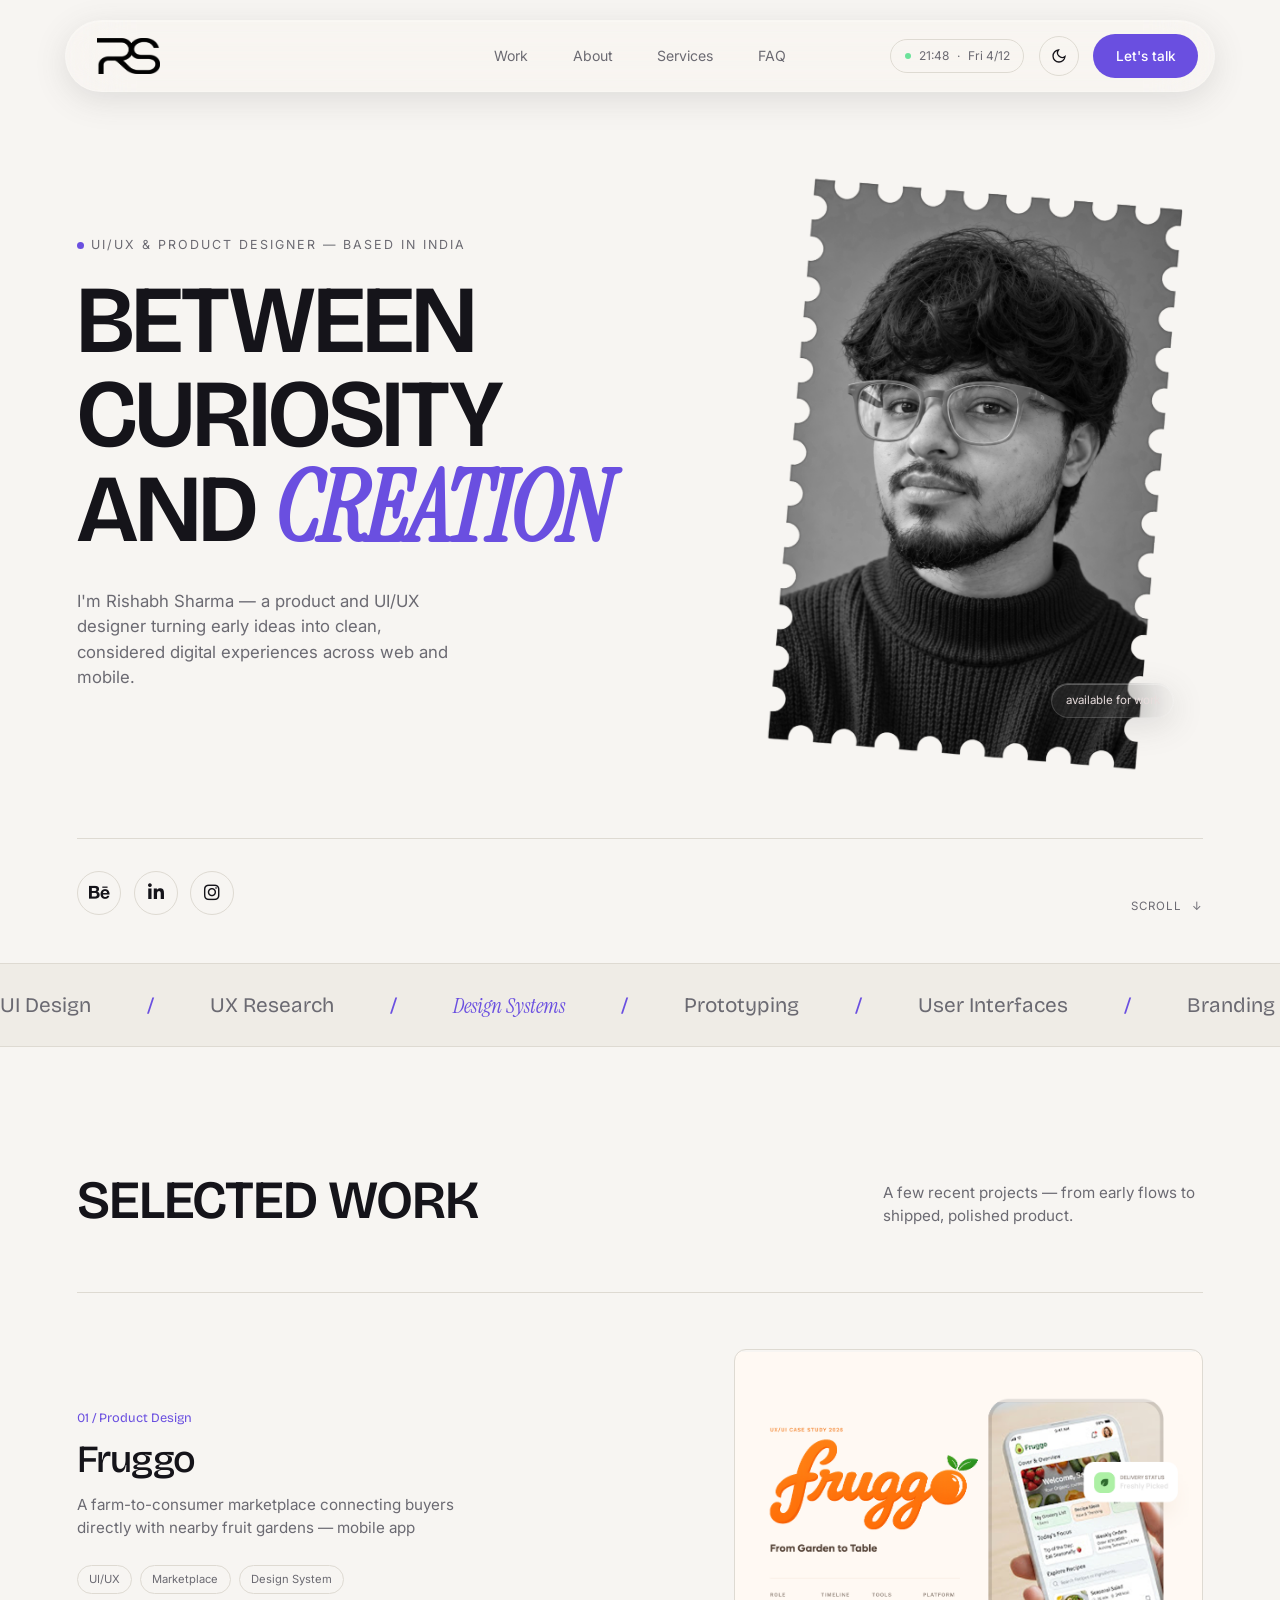
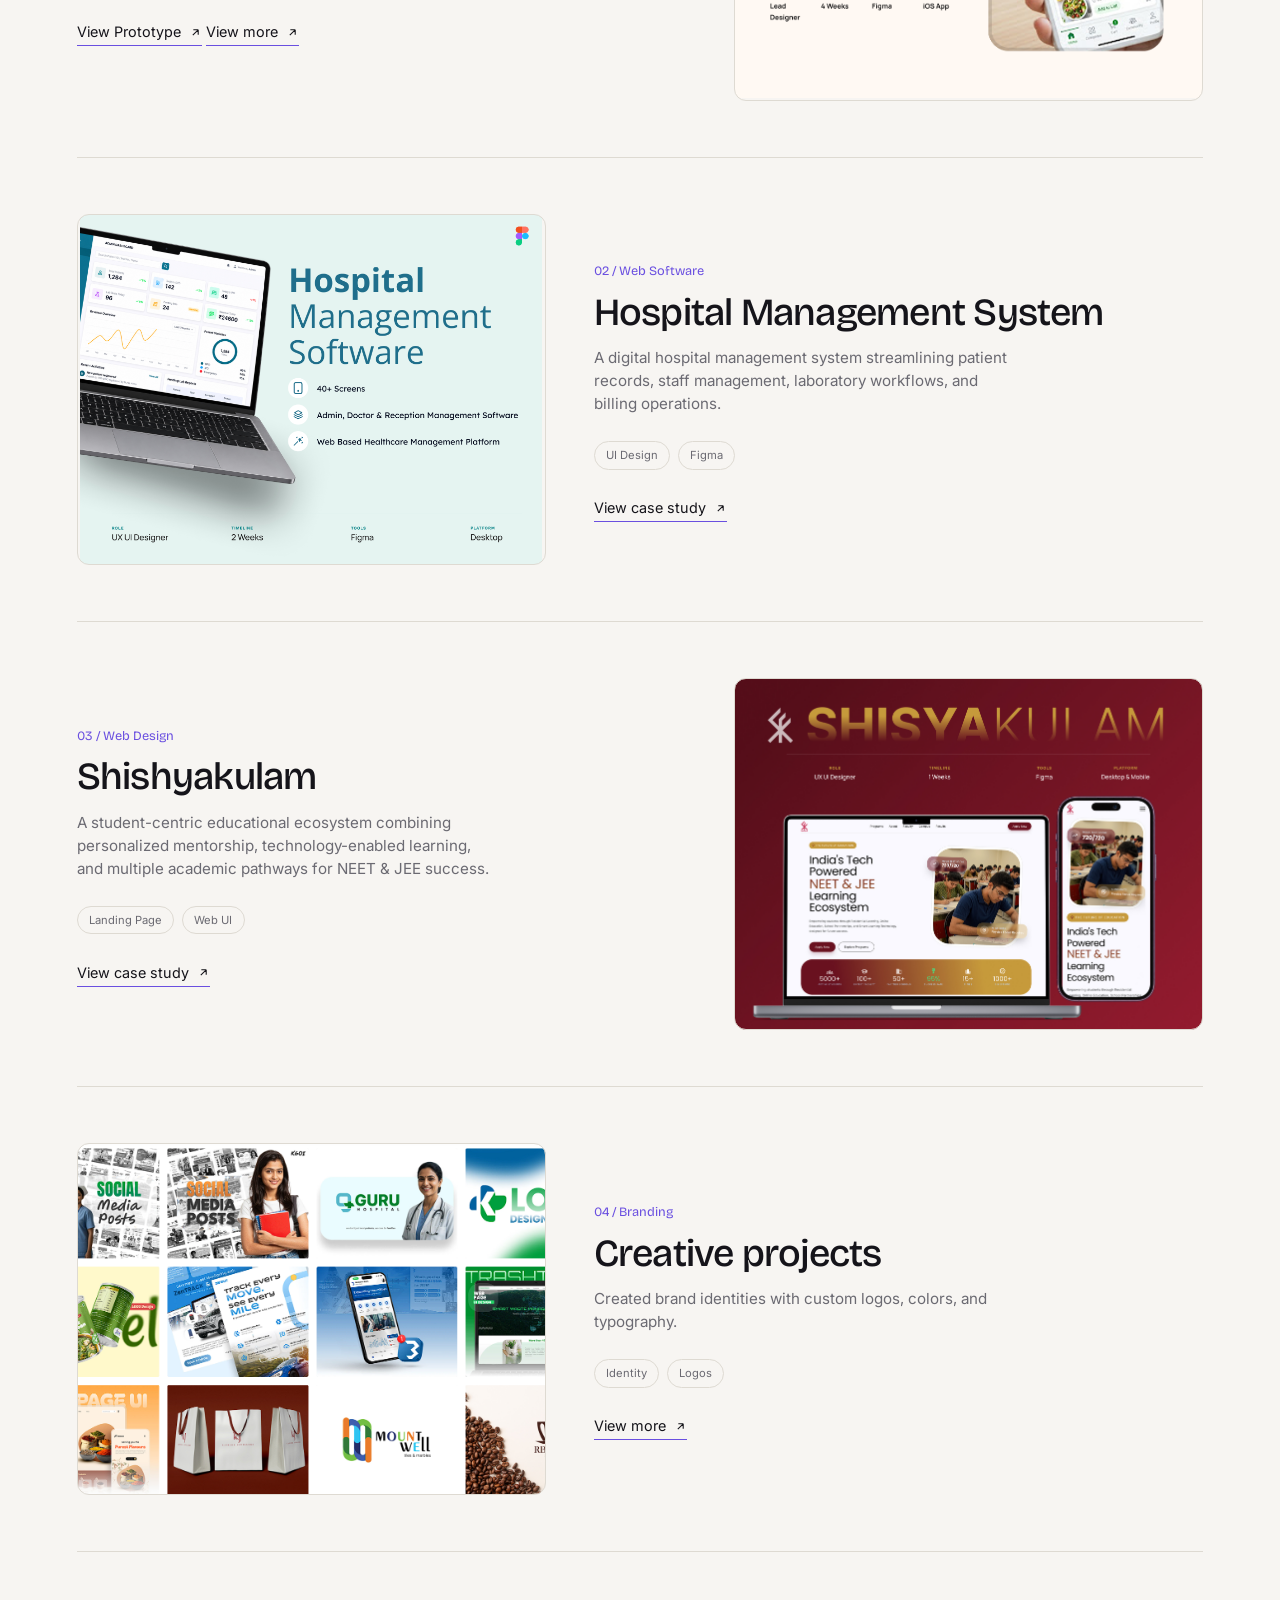
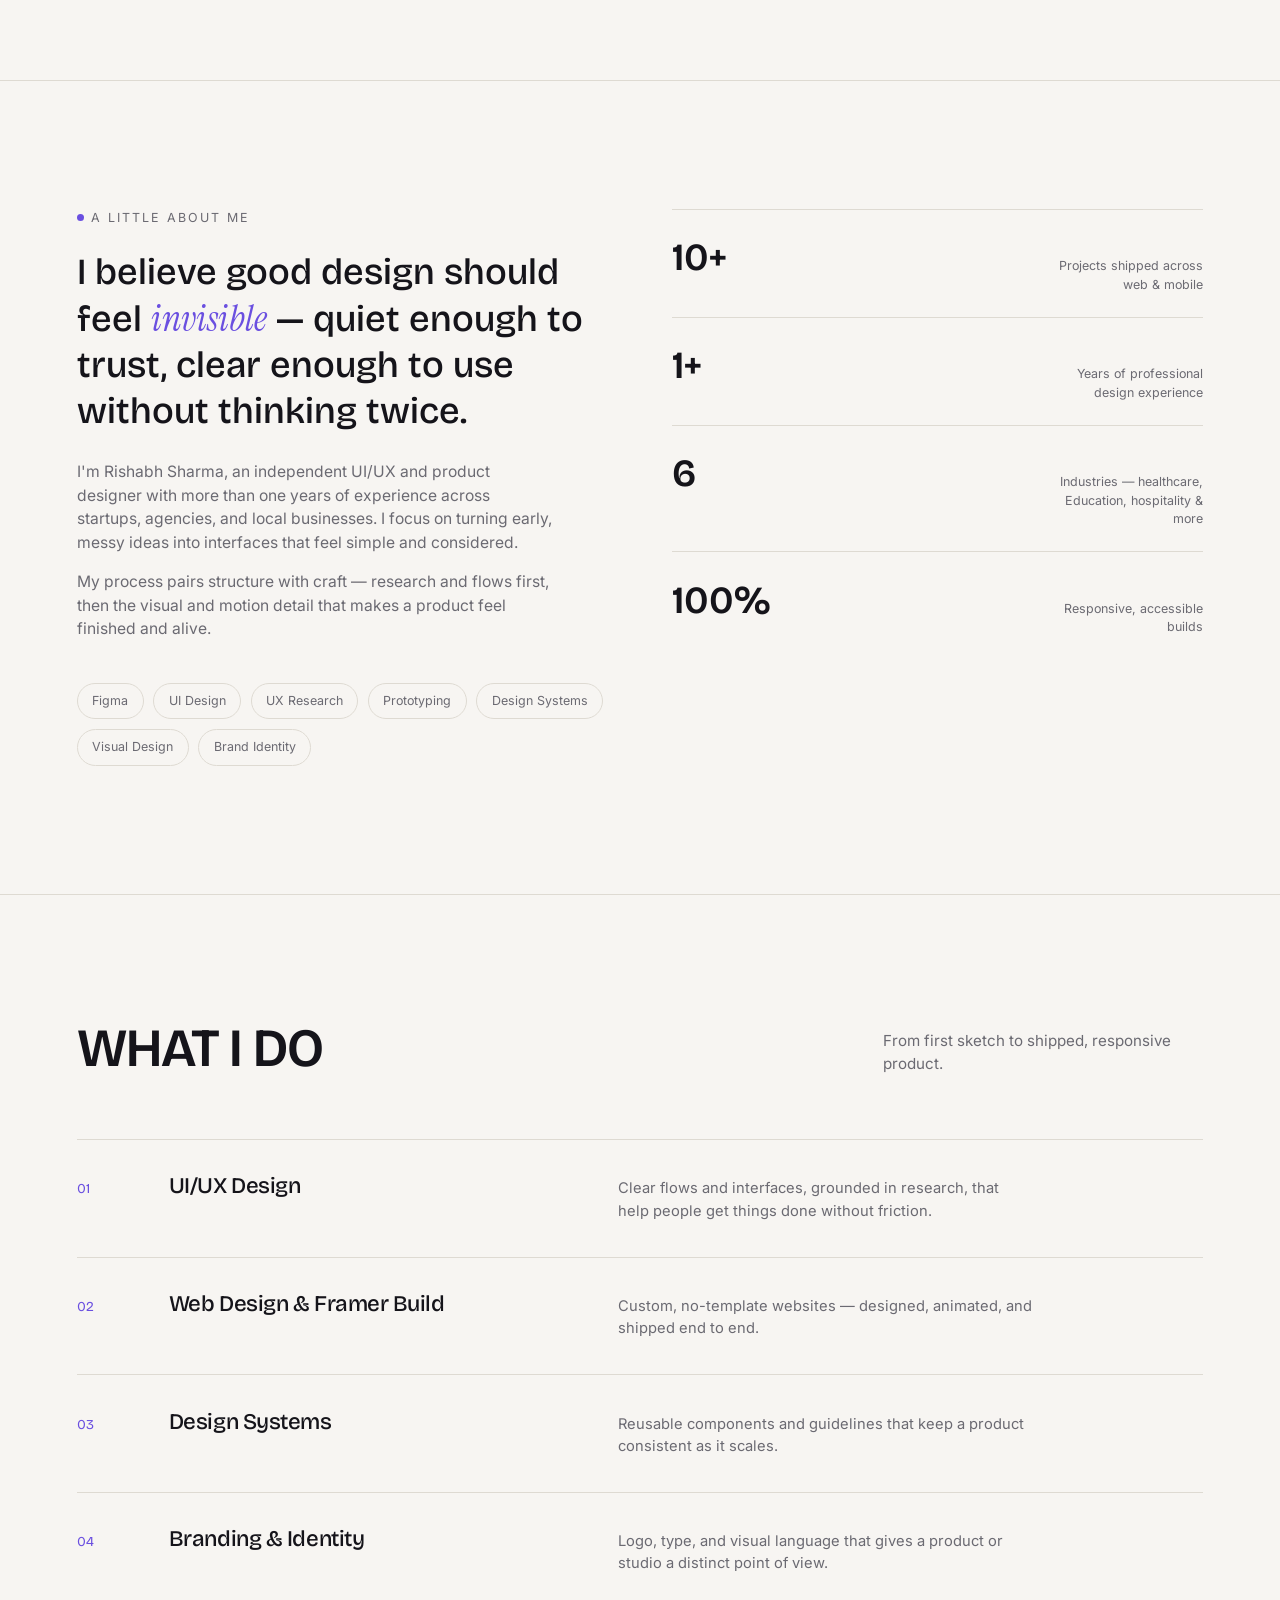
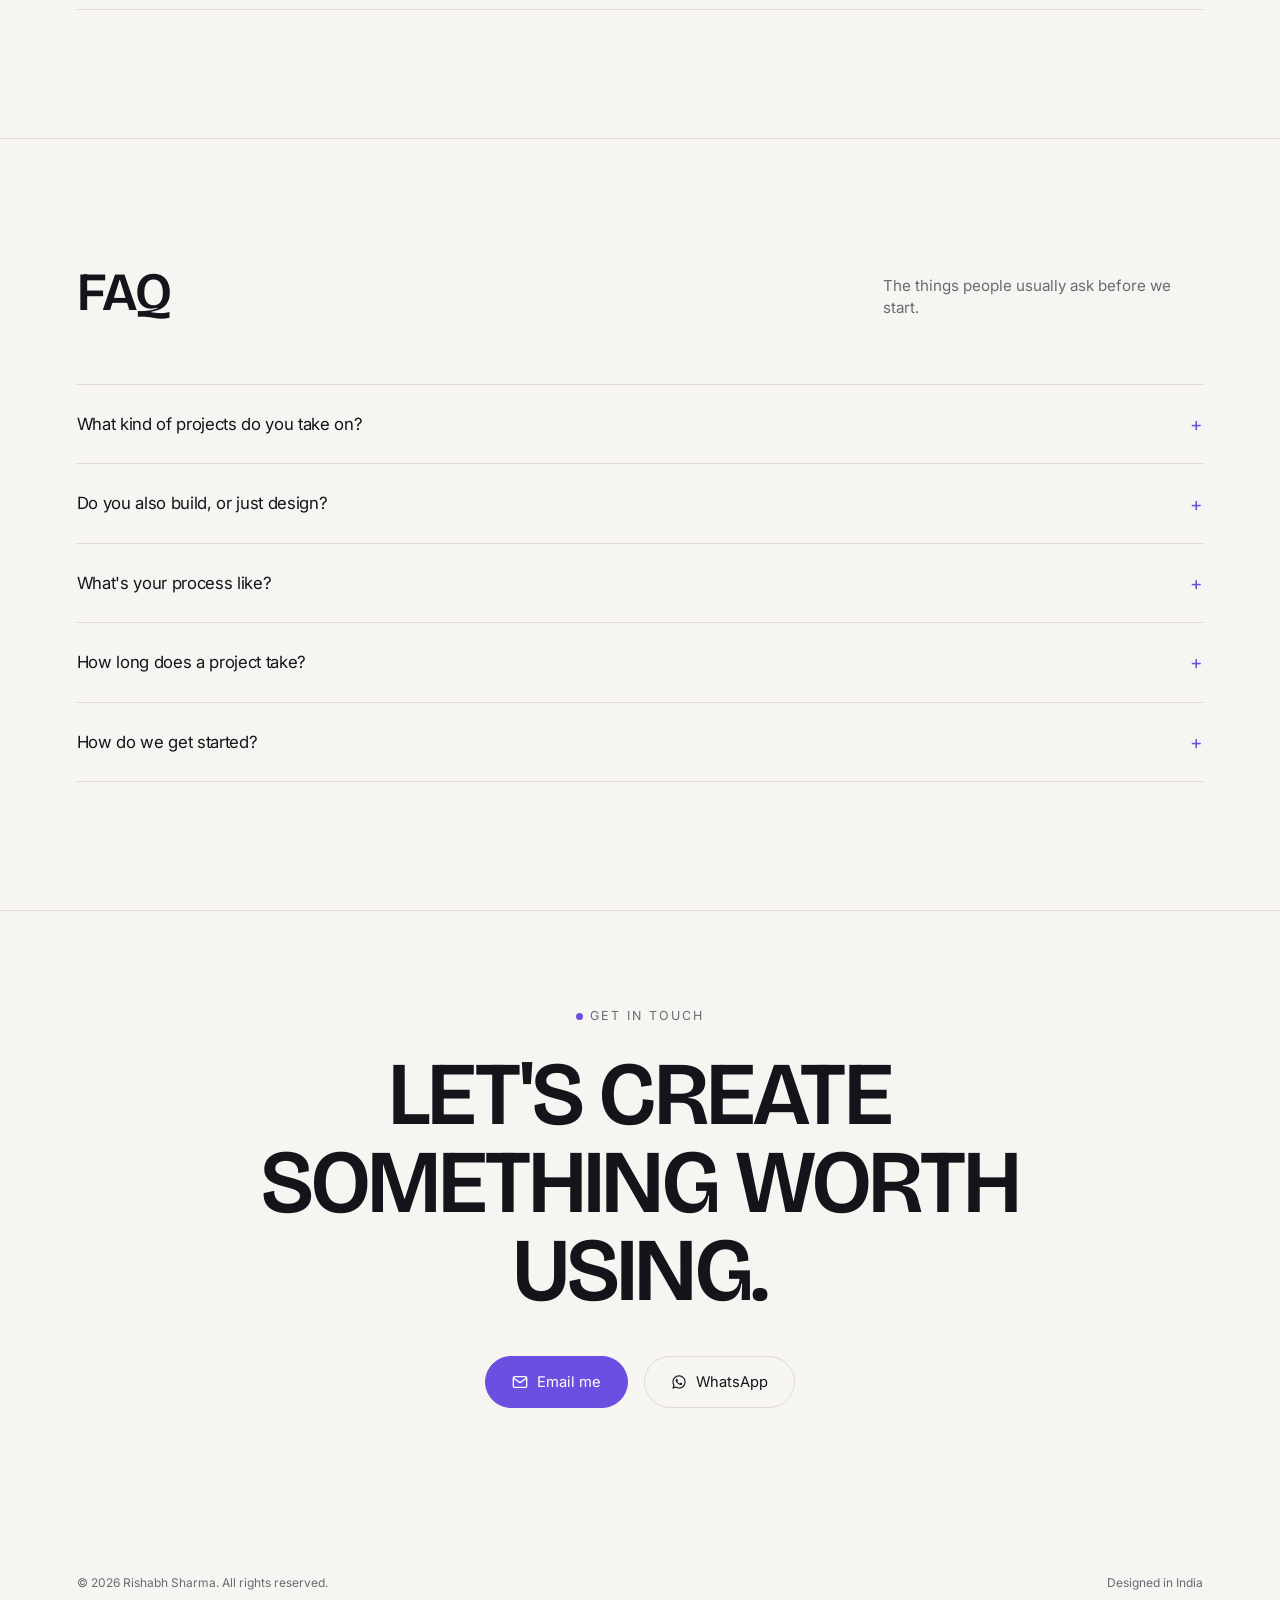
<file: index.html>
<!doctype html>
<html lang="en">
  <head>
    <meta charset="UTF-8" />
    <meta name="viewport" content="width=device-width, initial-scale=1.0" />
    <title>Rishabh Sharma — UI/UX & Product Designer</title>
    <meta
      name="description"
      content="[Your Name] — a UI/UX and product designer creating interfaces that feel considered, fast, and human."
    />

    <link rel="preconnect" href="https://fonts.googleapis.com" />
    <link rel="preconnect" href="https://fonts.gstatic.com" crossorigin />
    <link
rel="stylesheet"
href="https://cdnjs.cloudflare.com/ajax/libs/font-awesome/6.7.2/css/all.min.css">
    <link
      href="https://fonts.googleapis.com/css2?family=Bricolage+Grotesque:opsz,wght@12..96,300;12..96,400;12..96,500;12..96,600;12..96,700;12..96,800&family=Instrument+Serif:ital@0;1&family=Inter:wght@400;500;600&display=swap"
      rel="stylesheet"
    />

    <link rel="stylesheet" href="style.css" />
    
  <body>
    <div class="scroll-progress" id="scrollProgress"></div>

    <header>
      <nav class="wrap">
        <a href="#top" class="logo">
  <img src="RS_black.png" alt="logo" class="logo-light">
  <img src="RS_white.png" alt="logo" class="logo-dark">
</a>
        <div class="nav-links">
          <a href="#work">Work</a>
          <a href="#about">About</a>
          <a href="#services">Services</a>
          <a href="#faq">FAQ</a>
        </div>
        <div class="nav-right">
          <div class="clock-badge">
            <span class="dot"></span><span id="clock">--:--</span> ·
            <span id="daylabel">—</span>
          </div>
          <button
            class="theme-toggle"
            id="themeToggle"
            aria-label="Toggle light and dark theme"
          >
            <svg
              class="icon-sun"
              viewBox="0 0 24 24"
              fill="none"
              stroke="currentColor"
              stroke-width="2"
            >
              <path d="M21 12.79A9 9 0 1111.21 3 7 7 0 0021 12.79z" />
            </svg>
            <svg
              class="icon-moon"
              viewBox="0 0 24 24"
              fill="none"
              stroke="currentColor"
              stroke-width="2"
            >
              <circle cx="12" cy="12" r="4" />
              <path
                d="M12 2v2M12 20v2M4.93 4.93l1.41 1.41M17.66 17.66l1.41 1.41M2 12h2M20 12h2M6.34 17.66l-1.41 1.41M19.07 4.93l-1.41 1.41"
              />
            </svg>
          </button>
          <button
  class="nav-toggle"
  id="navToggle"
  aria-label="Open Menu"
>
  <span></span>
  <span></span>
  <span></span>
</button>
          <a href="#contact" class="nav-cta">Let's talk</a>
        </div>
      </nav>
    </header>
<div class="mobile-menu" id="mobileMenu">
  <a href="#work">Work</a>
  <a href="#about">About</a>
  <a href="#services">Services</a>
  <a href="#faq">FAQ</a>

  <a href="#contact" class="mobile-cta">
    Let's talk
  </a>
</div>
    <main>
      <!-- HERO -->
      <section class="hero" id="top">
        <div class="wrap">
          <div class="hero-top">
            <div>
              <p class="eyebrow reveal in">
                UI/UX &amp; Product Designer — Based in India
              </p>
              <h1 style="margin-top: 1.2rem">
                <span class="line">Between Curiosity</span>
                <span class="line">and <em>Creation</em></span>
              </h1>
              <p class="hero-sub reveal in">
                I'm Rishabh Sharma — a product and UI/UX designer turning early
                ideas into clean, considered digital experiences across web and
                mobile.
              </p>
            </div>
            <div class="hero-portrait reveal in">
              <span class="hero-tag">available for work</span>
            </div>
          </div>

          <div class="hero-bottom">
            
            <div class="hero-socials">

  <a href="https://www.behance.net/rishabhbhardwaj7">
    <i class="fa-brands fa-behance"></i>
  </a>

  <a href="https://www.linkedin.com/in/rishab-sharma-in/">
    <i class="fa-brands fa-linkedin-in"></i>
  </a>

  <a href="https://www.instagram.com/riishuverse/?__d=1impressum">
    <i class="fa-brands fa-instagram"></i>
  </a>

</div>
            <div class="scroll-cue">Scroll <span class="arrow">↓</span></div>
          </div>
        </div>
      </section>

      <!-- MARQUEE -->
      <div class="marquee-wrap">
        <div class="marquee-track">
          <span
            >UI Design <span class="sep">/</span> UX Research
            <span class="sep">/</span> <em>Design Systems</em>
            <span class="sep">/</span> Prototyping
            <span class="sep">/</span> User Interfaces
            <span class="sep">/</span> Branding <span class="sep">/</span></span
          >
          <span
            >UI Design <span class="sep">/</span> UX Research
            <span class="sep">/</span> <em>Design Systems</em>
            <span class="sep">/</span> Prototyping
            <span class="sep">/</span> User Interfaces
            <span class="sep">/</span> Branding <span class="sep">/</span></span
          >
        </div>
      </div>

      <!-- WORK -->
      <section class="section" id="work">
        <div class="wrap">
          <div class="section-head reveal">
            <h2>Selected Work</h2>
            <p>
              A few recent projects — from early flows to shipped, polished
              product.
            </p>
          </div>

          <div class="work-item reveal-left">
            <div class="work-media1"></div>
            <div class="work-info">
              <span class="idx">01 / Product Design</span>
              <h3>Fruggo</h3>
              <p>
                A farm-to-consumer marketplace connecting buyers directly with
                nearby fruit gardens — mobile app
              </p>
              <div class="work-tags">
                <span>UI/UX</span><span>Marketplace</span
                ><span>Design System</span>
              </div>
              <a class="work-link" href="https://www.figma.com/proto/lBKmf9HCR30NzqvfGy1e73/fruggo?page-id=144%3A39&node-id=145-30&viewport=933%2C1078%2C0.21&t=t7YJ0JTYUvkv2ctE-1&scaling=scale-down&content-scaling=fixed&starting-point-node-id=145%3A30"
                >View Prototype
                <svg
                  viewBox="0 0 24 24"
                  fill="none"
                  stroke="currentColor"
                  stroke-width="2"
                >
                  <path d="M7 17L17 7M17 7H8M17 7V16" />
                </svg>
              </a>
              <a class="work-link" href="https://www.figma.com/design/lBKmf9HCR30NzqvfGy1e73/fruggo?node-id=144-39&t=Qd1WKPOySYTsjUM1-1"
                >View more
                <svg
                  viewBox="0 0 24 24"
                  fill="none"
                  stroke="currentColor"
                  stroke-width="2"
                >
                  <path d="M7 17L17 7M17 7H8M17 7V16" />
                </svg>
              </a>
            </div>
          </div>

          <div class="work-item reveal-right">
            <div class="work-media2"></div>
            <div class="work-info">
              <span class="idx">02 / Web Software</span>
              <h3>Hospital Management System</h3>
              <p>
                A digital hospital management system streamlining patient records, staff management, laboratory workflows, and billing operations.
              </p>
              <div class="work-tags">
                <span>UI Design</span><span>Figma</span>
              </div>
              <a class="work-link" href="https://www.behance.net/gallery/255637361/Hospital-Managment-System-Software-UX-UI-Case-Study"
                >View case study
                <svg
                  viewBox="0 0 24 24"
                  fill="none"
                  stroke="currentColor"
                  stroke-width="2"
                >
                  <path d="M7 17L17 7M17 7H8M17 7V16" />
                </svg>
              </a>
            </div>
          </div>

          <div class="work-item reveal-left">
            <div class="work-media3"></div>
            <div class="work-info">
              <span class="idx">03 / Web Design</span>
              <h3>Shishyakulam</h3>
              <p>
                A student-centric educational ecosystem combining personalized mentorship, technology-enabled learning, and multiple academic pathways for NEET & JEE success.
              </p>
              <div class="work-tags">
                <span>Landing Page</span><span>Web UI</span>
              </div>
              <a class="work-link" href="https://www.behance.net/gallery/256105987/Shishyakulam-Website-Design-UI-UX-Case-Study"
                >View case study
                <svg
                  viewBox="0 0 24 24"
                  fill="none"
                  stroke="currentColor"
                  stroke-width="2"
                >
                  <path d="M7 17L17 7M17 7H8M17 7V16" />
                </svg>
              </a>
            </div>
          </div>

         <div class="work-item reveal-right">
            <div class="work-media4"></div>
            <div class="work-info">
              <span class="idx">04 / Branding</span>
              <h3>Creative projects</h3>
              <p>
                Created brand identities with custom logos, colors, and typography. 
              </p>
              <div class="work-tags">
                <span>Identity</span><span>Logos</span>
              </div>
              <a class="work-link" href="https://www.behance.net/rishabhbhardwaj7"
                >View more
                <svg
                  viewBox="0 0 24 24"
                  fill="none"
                  stroke="currentColor"
                  stroke-width="2"
                >
                  <path d="M7 17L17 7M17 7H8M17 7V16" />
                </svg>
              </a>
            </div>
          </div> 
        </div>
      </section>

      <!-- ABOUT -->
      <section class="section" id="about">
        <div class="wrap">
          <div class="about-grid">
            <div>
              <p class="eyebrow reveal">A little about me</p>
              <p class="about-lede reveal" style="margin-top: 1.4rem">
                I believe good design should feel <em>invisible</em> — quiet
                enough to trust, clear enough to use without thinking twice.
              </p>
              <p class="about-body reveal">
                I'm Rishabh Sharma, an independent UI/UX and product designer with
                more than one years of experience across startups, agencies, and local
                businesses. I focus on turning early, messy ideas into
                interfaces that feel simple and considered.
              </p>
              <p class="about-body reveal">
                My process pairs structure with craft — research and flows
                first, then the visual and motion detail that makes a product
                feel finished and alive.
              </p>
              <div class="about-skills reveal stagger">
                <span>Figma</span><span>UI Design</span
                ><span>UX Research</span><span>Prototyping</span
                ><span>Design Systems</span><span>Visual Design</span><span>Brand Identity</span>
              </div>
            </div>
            <div class="about-stack reveal">
              <div class="about-stat">
                <span class="num">10+</span
                ><span class="label"
                  >Projects shipped across web &amp; mobile</span
                >
              </div>
              <div class="about-stat">
                <span class="num">1+</span
                ><span class="label"
                  >Years of professional design experience</span
                >
              </div>
              <div class="about-stat">
                <span class="num">6</span
                ><span class="label"
                  >Industries — healthcare, Education, hospitality &amp; more</span
                >
              </div>
              <div class="about-stat">
                <span class="num">100%</span
                ><span class="label">Responsive, accessible builds</span>
              </div>
            </div>
          </div>
        </div>
      </section>

      <!-- SERVICES -->
      <section class="section" id="services">
        <div class="wrap">
          <div class="section-head reveal">
            <h2>What I Do</h2>
            <p>From first sketch to shipped, responsive product.</p>
          </div>
          <div>
            <div class="service-row reveal">
              <span class="num">01</span>
              <h3>UI/UX Design</h3>
              <p>
                Clear flows and interfaces, grounded in research, that help
                people get things done without friction.
              </p>
            </div>
            <div class="service-row reveal">
              <span class="num">02</span>
              <h3>Web Design &amp; Framer Build</h3>
              <p>
                Custom, no-template websites — designed, animated, and shipped
                end to end.
              </p>
            </div>
            <div class="service-row reveal">
              <span class="num">03</span>
              <h3>Design Systems</h3>
              <p>
                Reusable components and guidelines that keep a product
                consistent as it scales.
              </p>
            </div>
            <div class="service-row reveal">
              <span class="num">04</span>
              <h3>Branding &amp; Identity</h3>
              <p>
                Logo, type, and visual language that gives a product or studio a
                distinct point of view.
              </p>
            </div>
          </div>
        </div>
      </section>

      <!-- FAQ -->
      <section class="section" id="faq">
        <div class="wrap">
          <div class="section-head reveal">
            <h2>FAQ</h2>
            <p>The things people usually ask before we start.</p>
          </div>
          <div>
            <div class="faq-item reveal">
              <button class="faq-q">
                <h3>What kind of projects do you take on?</h3>
                <span class="plus">+</span>
              </button>
              <div class="faq-a">
                <p>
                  Websites and product interfaces for startups, freelancers, and
                  small teams — anywhere clear structure and considered visuals
                  matter.
                </p>
              </div>
            </div>
            <div class="faq-item reveal">
              <button class="faq-q">
                <h3>Do you also build, or just design?</h3>
                <span class="plus">+</span>
              </button>
              <div class="faq-a">
                <p>
                  Both — I design in Figma and can ship the final site myself in
                  Framer, so nothing gets lost in handoff.
                </p>
              </div>
            </div>
            <div class="faq-item reveal">
              <button class="faq-q">
                <h3>What's your process like?</h3>
                <span class="plus">+</span>
              </button>
              <div class="faq-a">
                <p>
                  Discovery and structure first, then wireframes, visual design,
                  and a responsive build — with check-ins at every stage.
                </p>
              </div>
            </div>
            <div class="faq-item reveal">
              <button class="faq-q">
                <h3>How long does a project take?</h3>
                <span class="plus">+</span>
              </button>
              <div class="faq-a">
                <p>
                  Most single-page sites take two to three weeks; larger
                  products usually run four to six weeks depending on scope.
                </p>
              </div>
            </div>
            <div class="faq-item reveal">
              <button class="faq-q">
                <h3>How do we get started?</h3>
                <span class="plus">+</span>
              </button>
              <div class="faq-a">
                <p>
                  Send a short note about your project through the contact
                  section — I typically reply within a couple of days.
                </p>
              </div>
            </div>
          </div>
        </div>
      </section>

      <!-- CONTACT -->
      <section class="section contact" id="contact">
        <div class="wrap">
          <p class="eyebrow reveal">Get in touch</p>
          <h2 class="reveal" style="margin-top: 1.4rem">
            Let's create something worth using.
          </h2>
         
          <div class="contact-ctas reveal">
            <a href="mailto:rishabhsharma88996@gmail.com" class="primary">
              <svg
                viewBox="0 0 24 24"
                fill="none"
                stroke="currentColor"
                stroke-width="2"
              >
                <path d="M4 4h16v16H4z" opacity="0" />
                <path d="M22 6l-10 7L2 6" />
                <rect x="2" y="4" width="20" height="16" rx="2" />
              </svg>
              Email me
            </a>
            <a
              href="https://wa.me/917906622859"
              target="_blank"
              rel="noopener"
              class="whatsapp"
            >
              <svg viewBox="0 0 24 24" fill="currentColor">
                <path
                  d="M12.04 2C6.58 2 2.13 6.45 2.13 11.91c0 1.75.46 3.45 1.32 4.95L2 22l5.29-1.39a9.9 9.9 0 004.75 1.21h.01c5.46 0 9.9-4.45 9.9-9.91C21.96 6.45 17.5 2 12.04 2zm0 18.1a8.2 8.2 0 01-4.18-1.15l-.3-.18-3.12.82.84-3.04-.2-.31a8.16 8.16 0 01-1.25-4.33c0-4.52 3.68-8.2 8.21-8.2 2.19 0 4.25.86 5.8 2.4a8.14 8.14 0 012.4 5.8c0 4.52-3.68 8.19-8.2 8.19zm4.5-6.15c-.25-.12-1.47-.72-1.7-.81-.23-.08-.4-.12-.56.13-.17.25-.65.81-.79.97-.15.17-.29.19-.54.06-.25-.12-1.05-.39-2-1.23-.74-.66-1.24-1.48-1.39-1.73-.14-.25-.02-.38.11-.51.11-.11.25-.29.37-.43.12-.14.16-.25.24-.41.08-.17.04-.31-.02-.43-.06-.12-.56-1.35-.77-1.85-.2-.48-.41-.42-.56-.43-.14-.01-.31-.01-.48-.01-.17 0-.43.06-.66.31-.23.25-.86.84-.86 2.05s.88 2.38 1 2.55c.12.17 1.73 2.64 4.2 3.7.59.25 1.04.4 1.4.52.59.19 1.12.16 1.54.1.47-.07 1.47-.6 1.68-1.18.21-.58.21-1.08.15-1.18-.06-.1-.23-.16-.48-.28z"
                />
              </svg>
              WhatsApp
            </a>
          </div>

          <!-- <div class="contact-socials reveal">
            <a href="#">LinkedIn</a>
            <a href="#">Dribbble</a>
            <a href="#">Behance</a>
            <a href="#">Instagram</a>
          </div> -->
        </div>
      </section>
    </main>

    <footer>
      <span>© 2026 Rishabh Sharma. All rights reserved.</span>
      <span>Designed in India</span>
    </footer>

    <script src="script.js"></script>
  </body>
</html>
</file>
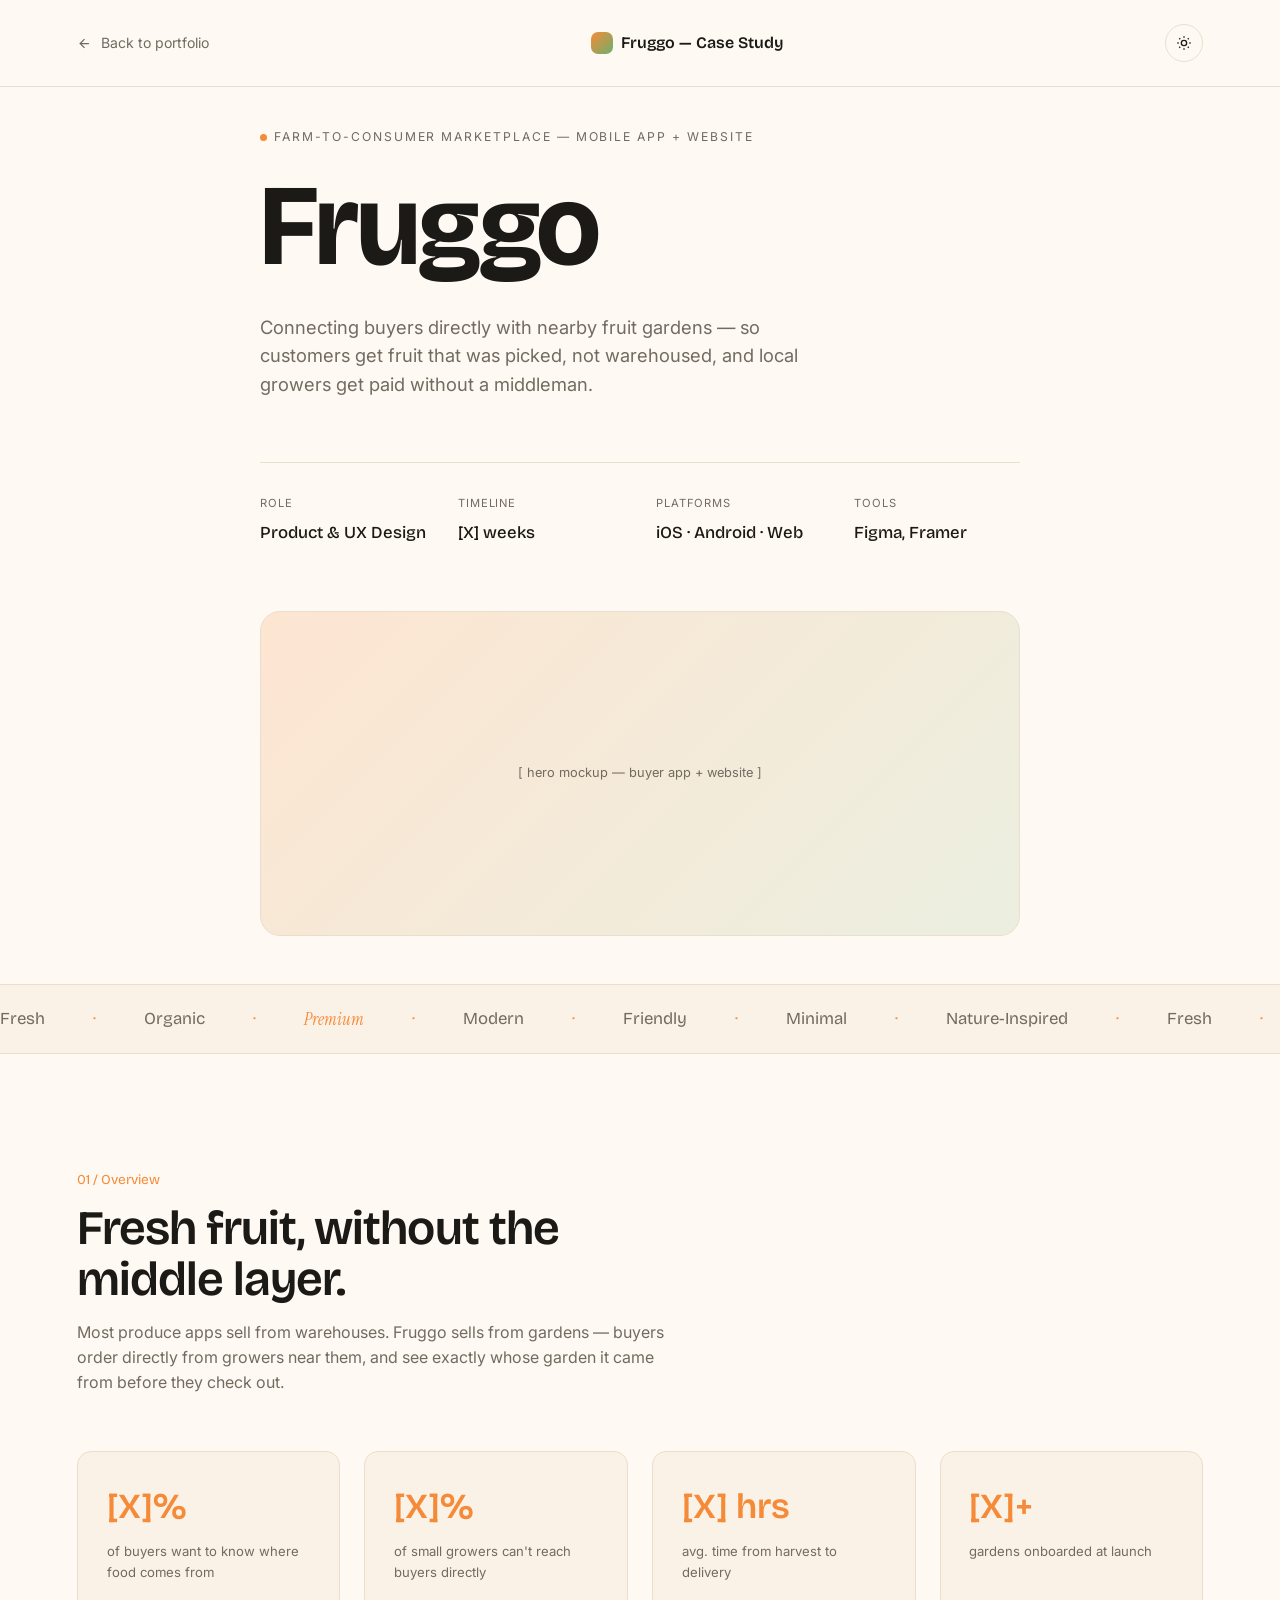
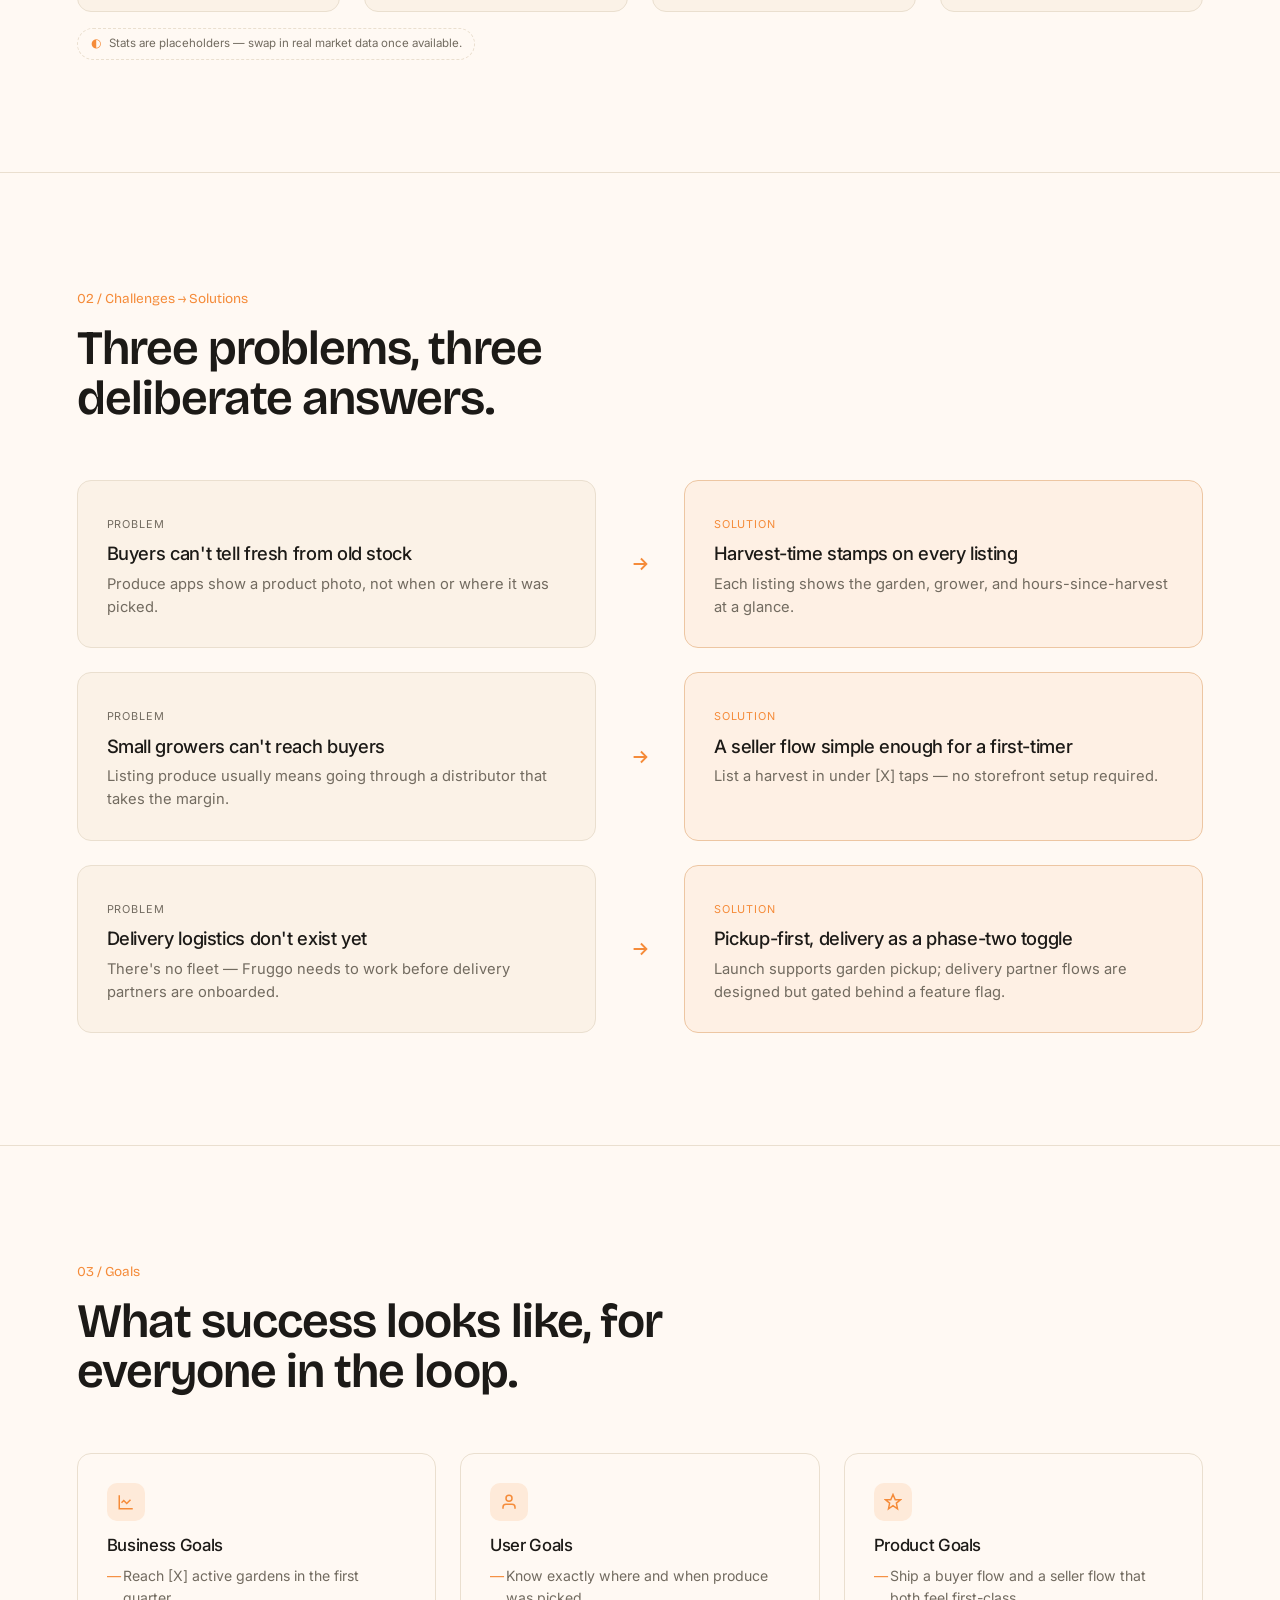
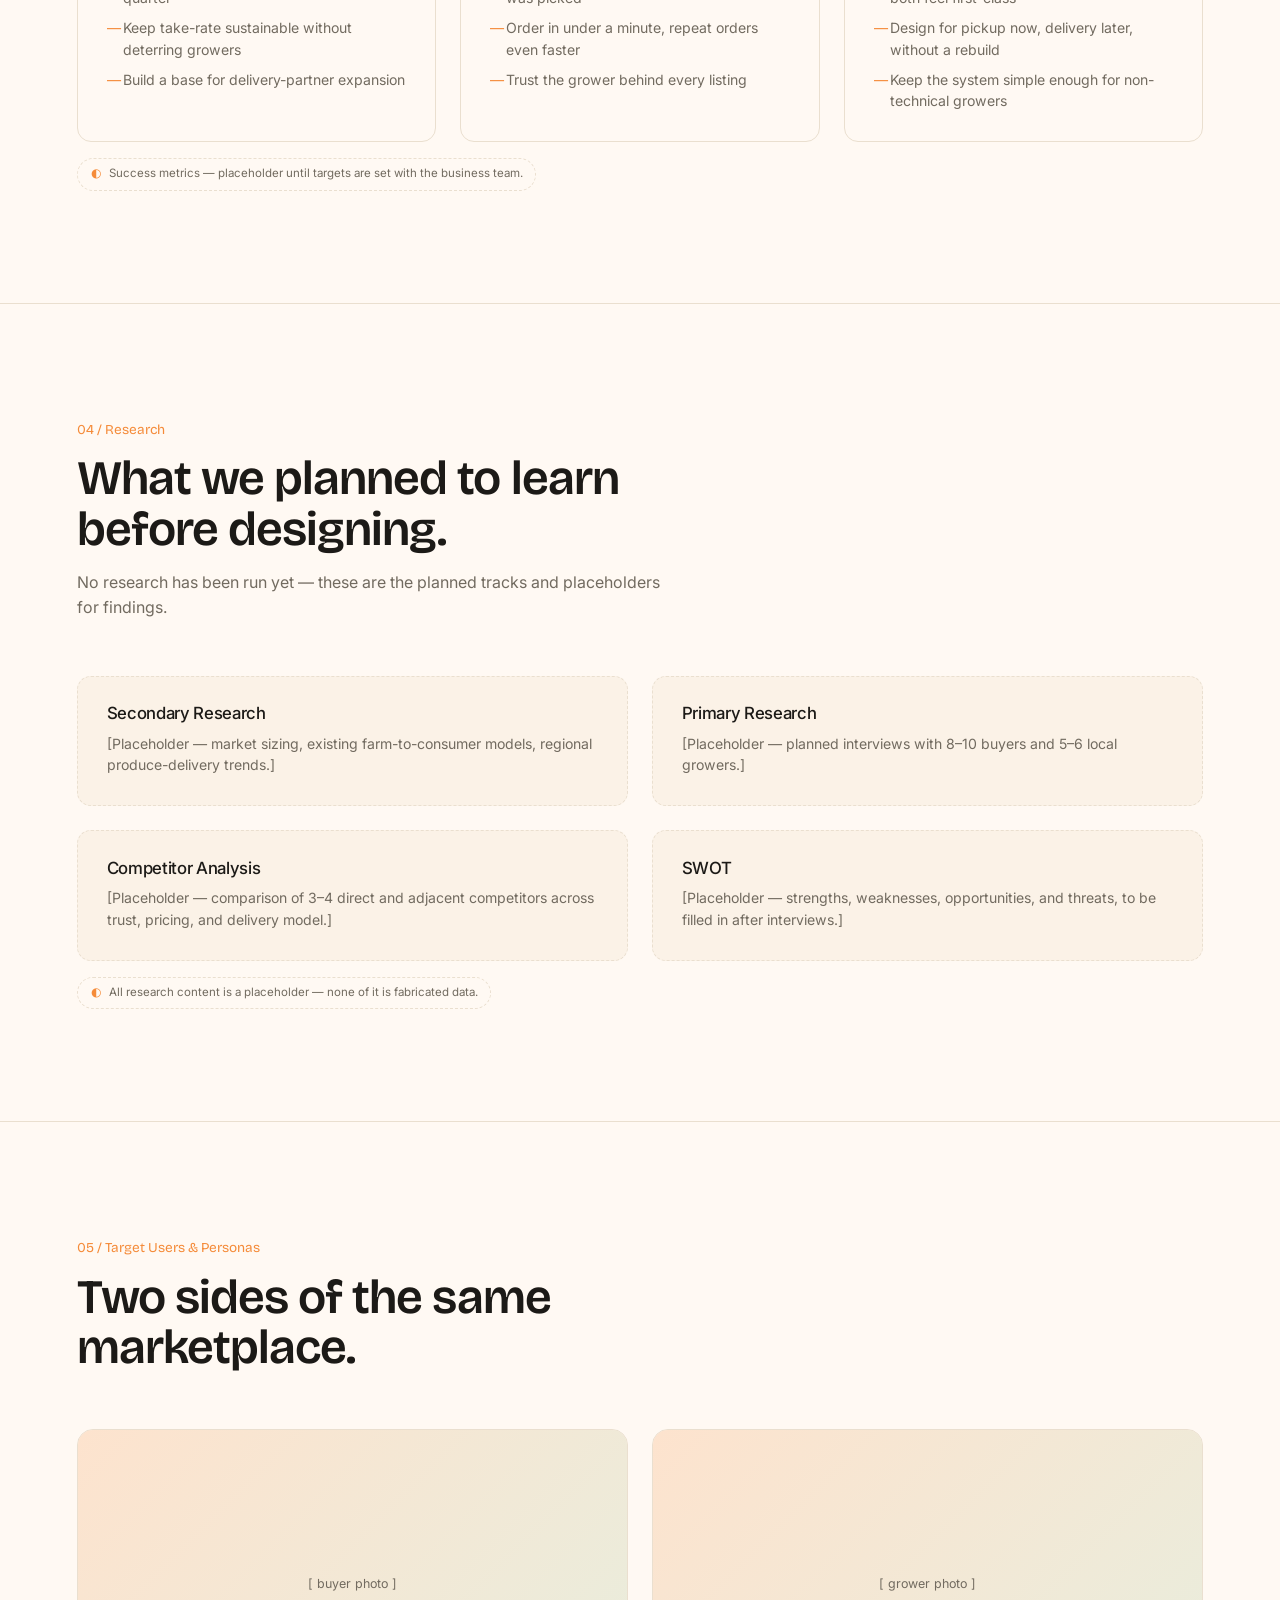
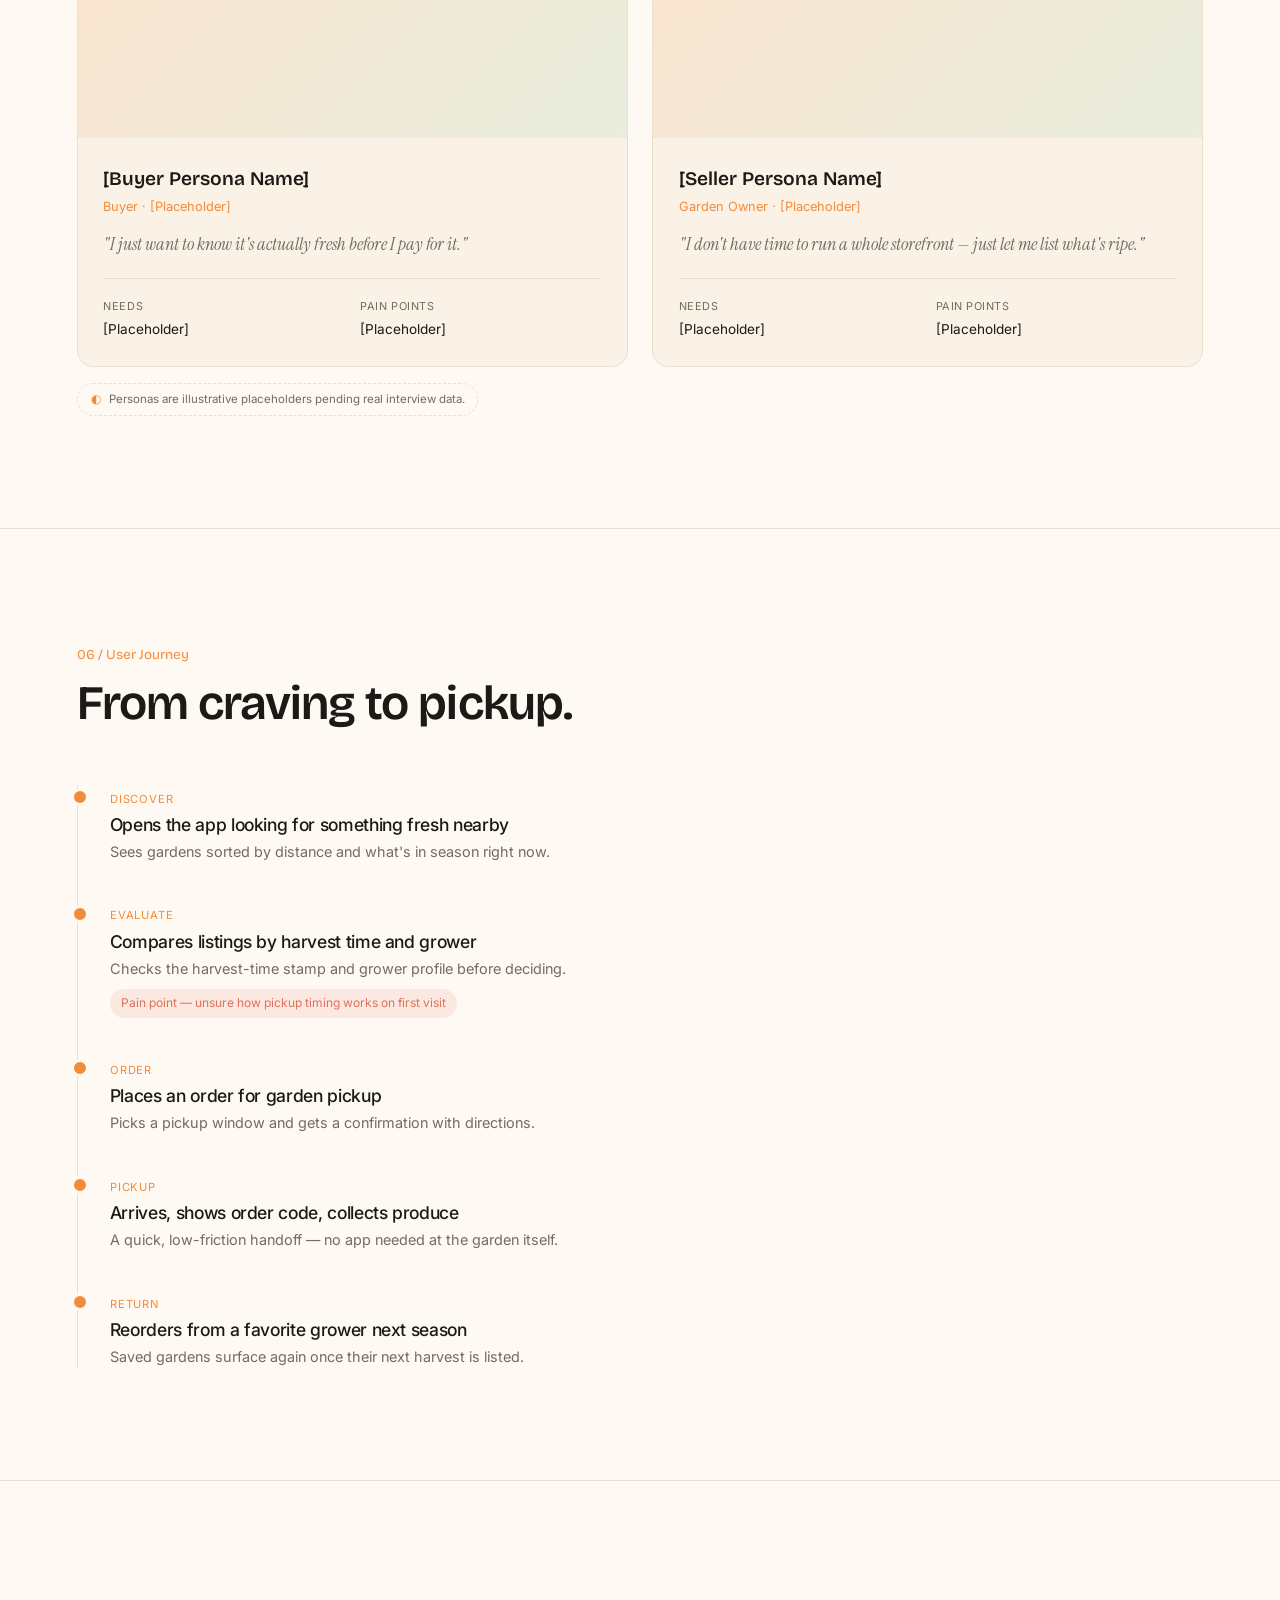
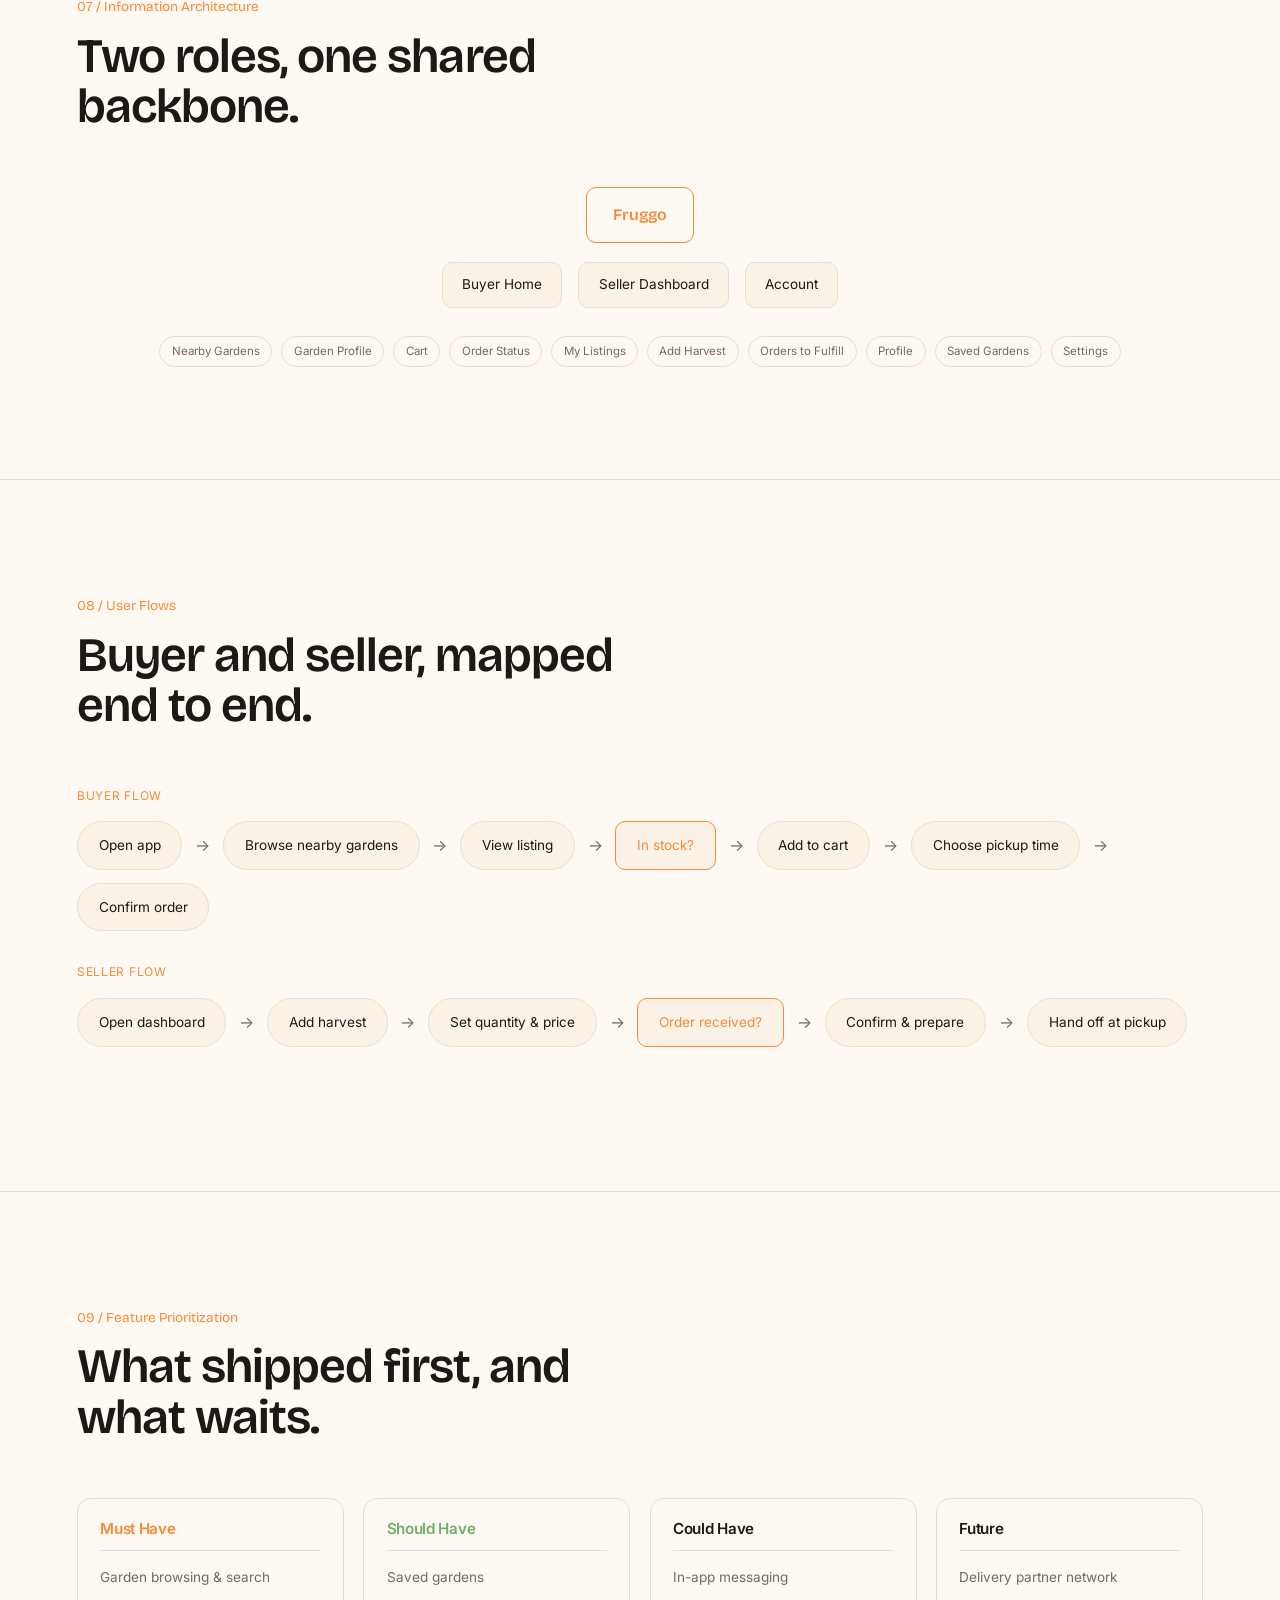
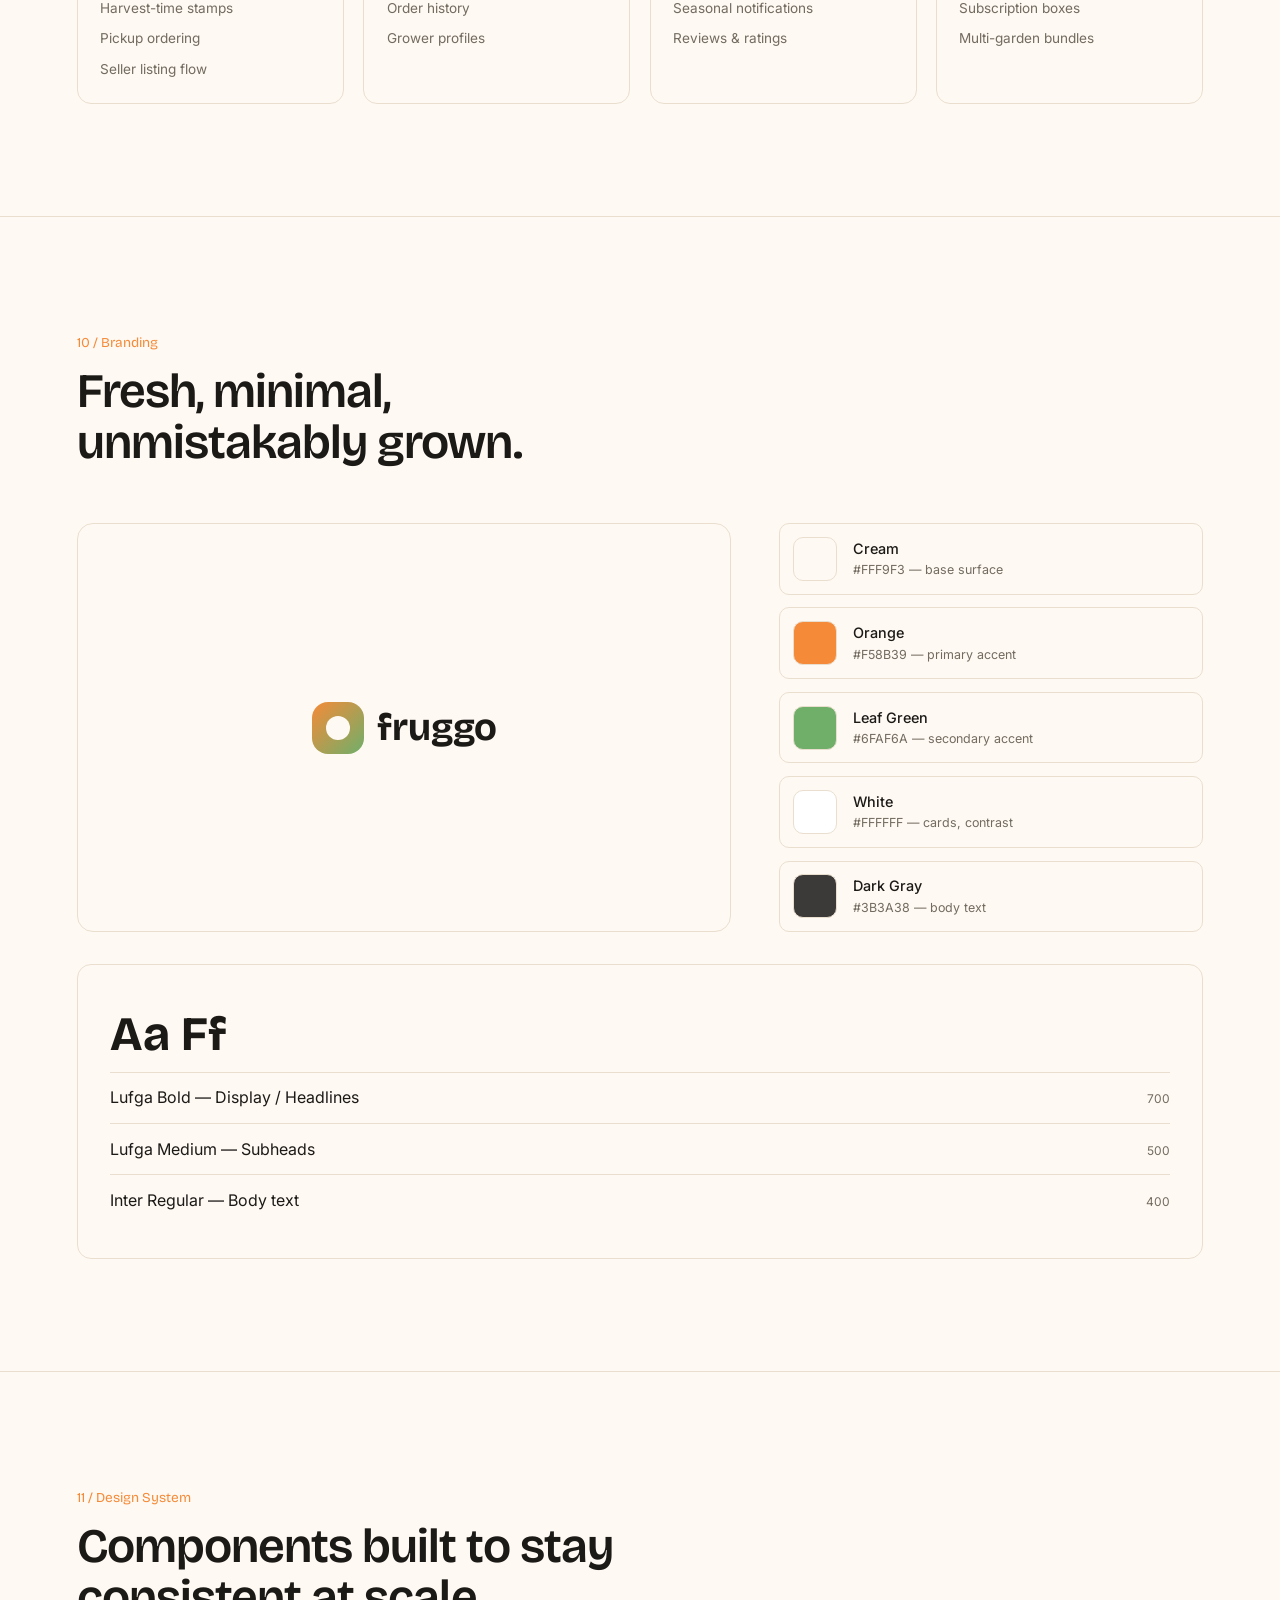
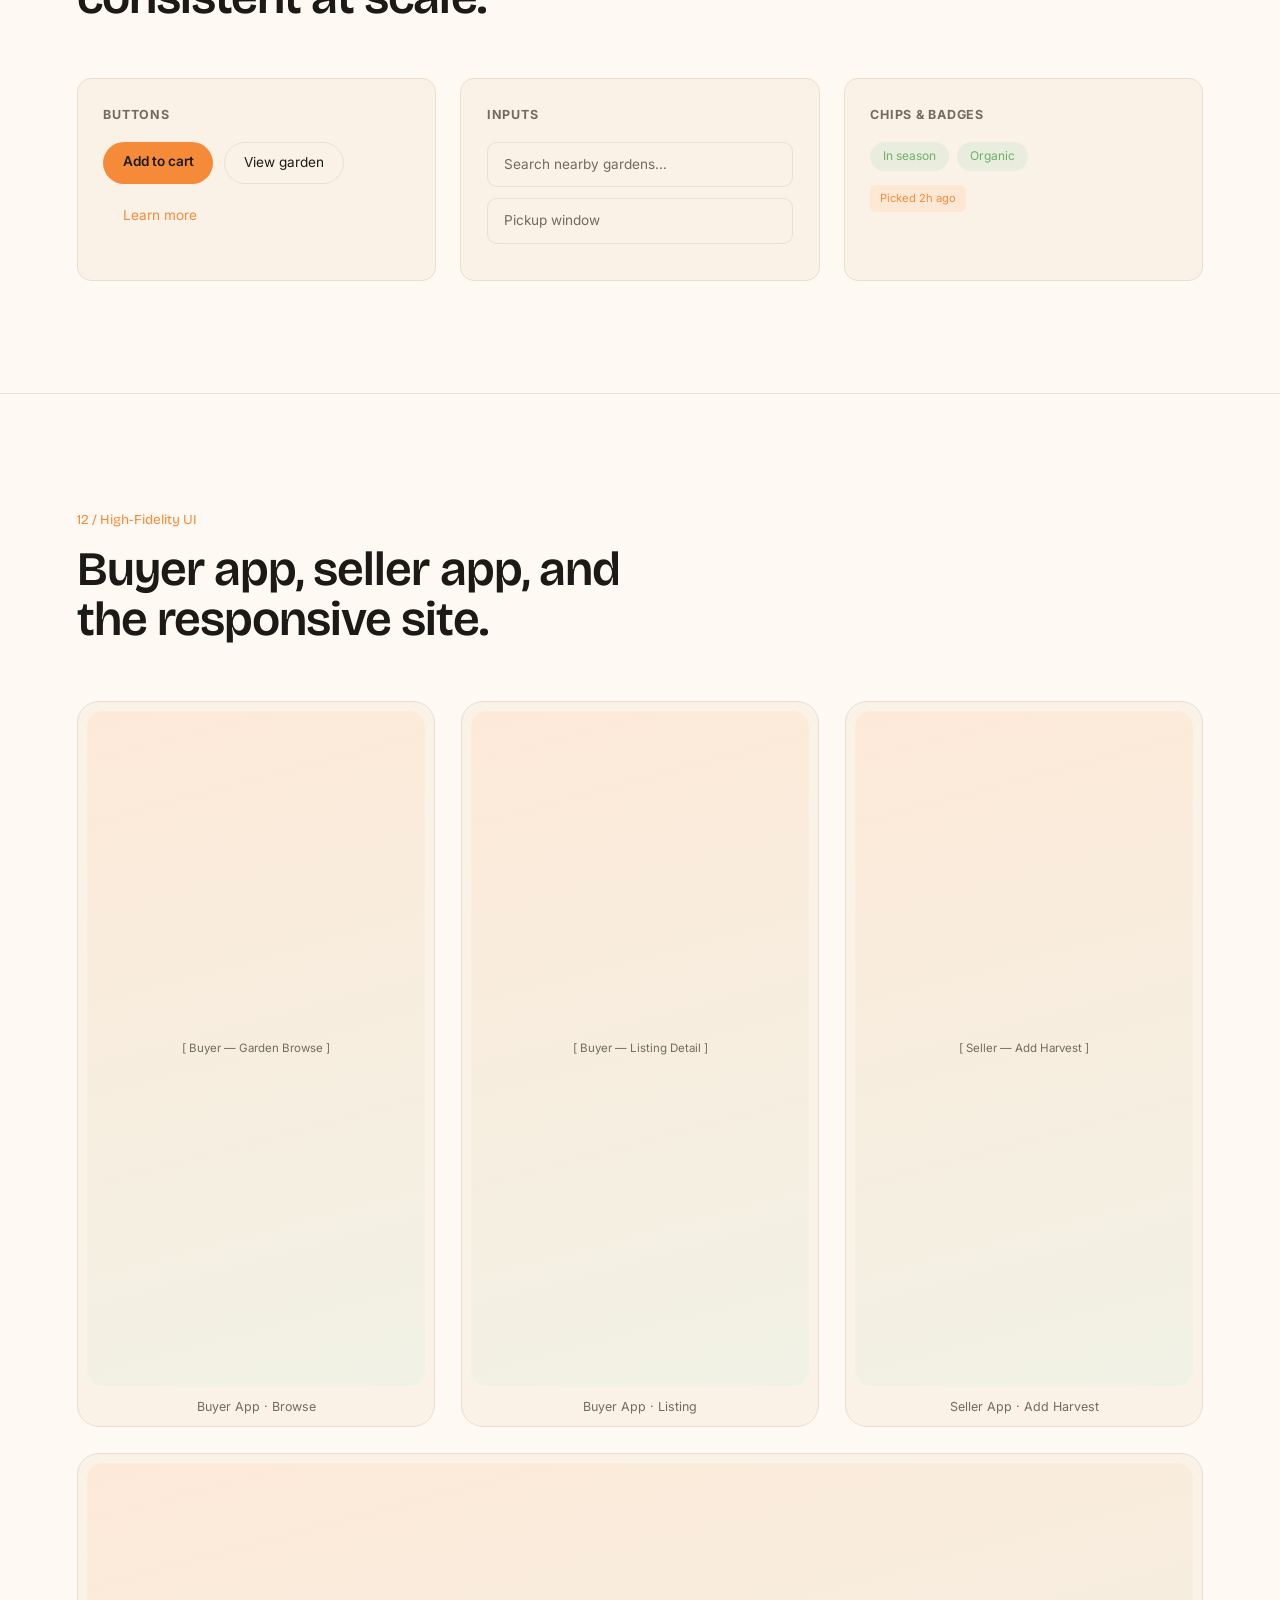
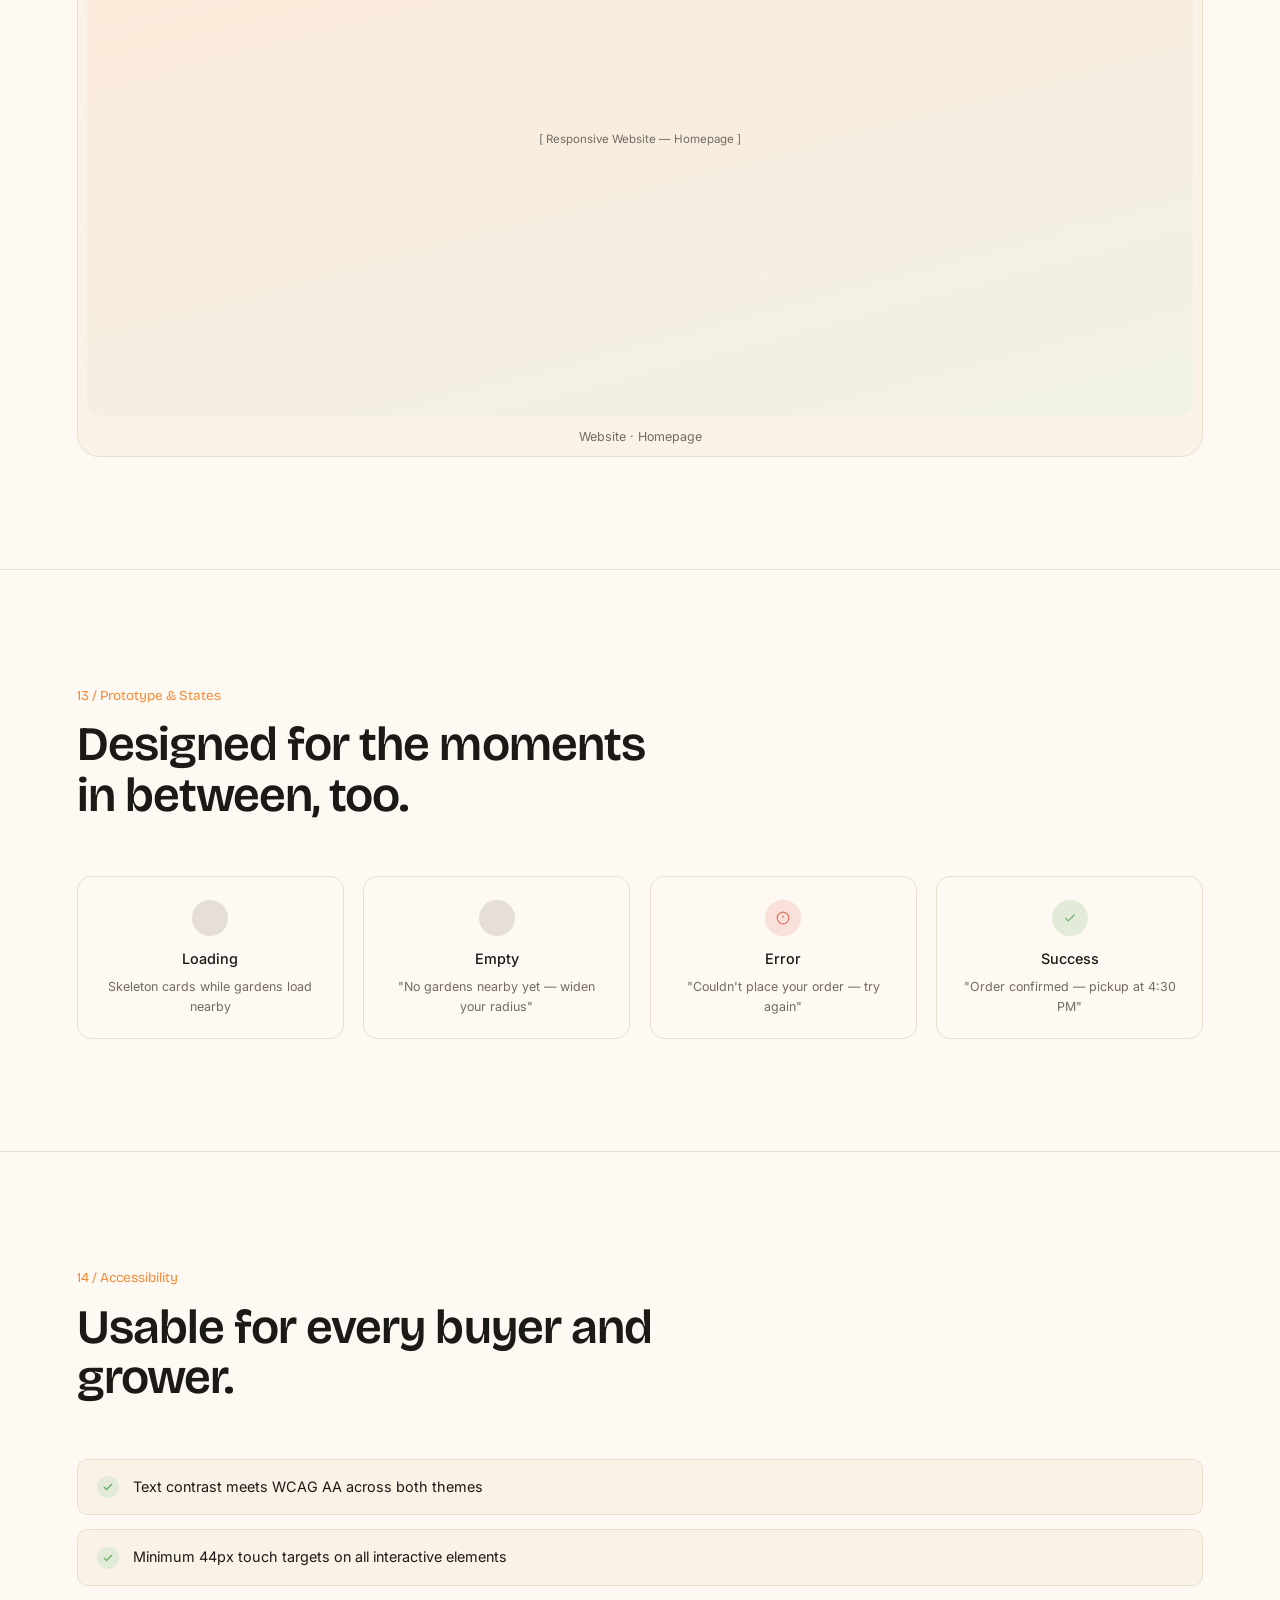
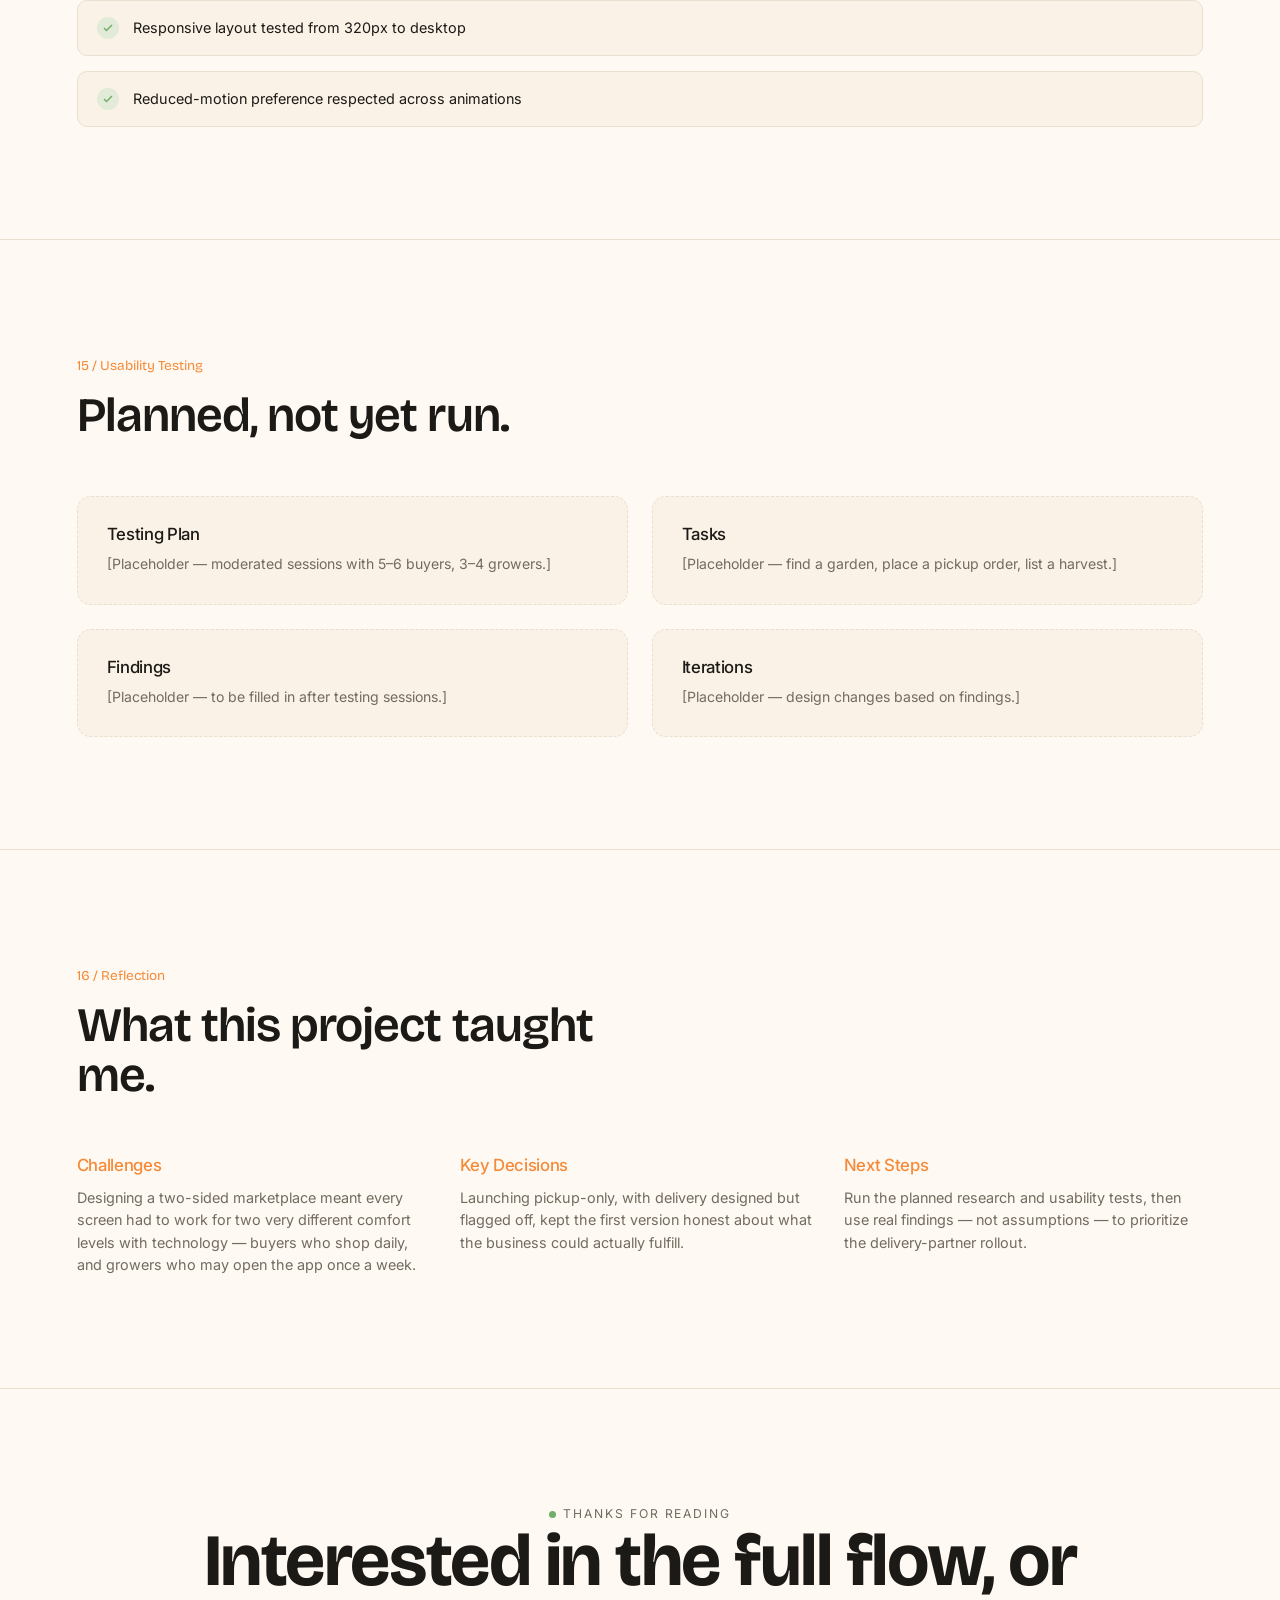
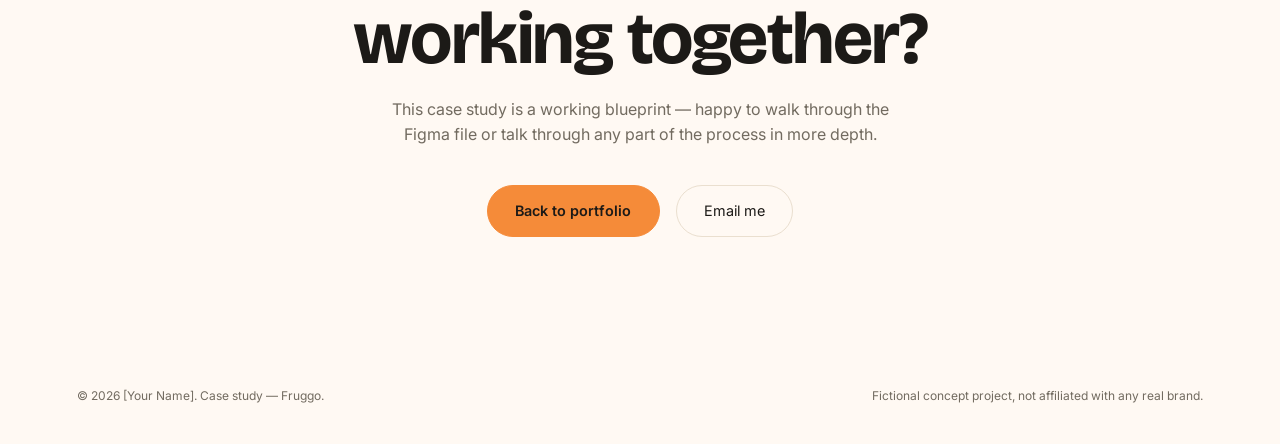
<file: project1.html>
<!doctype html>
<html lang="en">
  <head>
    <meta charset="UTF-8" />
    <meta name="viewport" content="width=device-width, initial-scale=1.0" />
    <title>Fruggo — Farm-to-Consumer Marketplace | Case Study</title>
    <meta
      name="description"
      content="Fruggo — a UX case study on connecting buyers directly with local fruit gardens."
    />

    <link rel="preconnect" href="https://fonts.googleapis.com" />
    <link rel="preconnect" href="https://fonts.gstatic.com" crossorigin />
    <link
      href="https://fonts.googleapis.com/css2?family=Bricolage+Grotesque:opsz,wght@12..96,300;12..96,400;12..96,500;12..96,600;12..96,700;12..96,800&family=Instrument+Serif:ital@0;1&family=Inter:wght@400;500;600&display=swap"
      rel="stylesheet"
    />
    <link
      href="https://api.fontshare.com/v2/css?f[]=lufga@400,500,600,700&display=swap"
      rel="stylesheet"
    />

    <style>
      :root {
        --bg: #0d0d10;
        --bg-alt: #151519;
        --fg: #f4f3f0;
        --fg-dim: #9a9aa3;
        --line: #232329;
        --accent: #f58b39; /* Fruggo orange */
        --accent-dim: #c96f28;
        --leaf: #6faf6a; /* Fruggo leaf green */
        --cream: #fff9f3;
        --edge: 6vw;
        --transition-theme:
          background 0.35s ease, color 0.35s ease, border-color 0.35s ease;
      }
      html[data-theme="light"] {
        --bg: #fff9f3;
        --bg-alt: #fbf2e7;
        --fg: #1c1a17;
        --fg-dim: #726b60;
        --line: #eadfcf;
        --accent: #f58b39;
        --accent-dim: #d97525;
      }
      * {
        margin: 0;
        padding: 0;
        box-sizing: border-box;
      }
      html {
        scroll-behavior: smooth;
      }
      @media (prefers-reduced-motion: reduce) {
        html {
          scroll-behavior: auto;
        }
        * {
          animation-duration: 0.01ms !important;
          transition-duration: 0.01ms !important;
        }
      }
      body {
        background: var(--bg);
        color: var(--fg);
        font-family: "Inter", sans-serif;
        line-height: 1.55;
        -webkit-font-smoothing: antialiased;
        overflow-x: hidden;
        transition: var(--transition-theme);
      }
      a {
        color: inherit;
        text-decoration: none;
      }
      ul {
        list-style: none;
      }
      img {
        max-width: 100%;
        display: block;
      }
      button {
        font-family: inherit;
      }
      :focus-visible {
        outline: 2px solid var(--accent);
        outline-offset: 3px;
      }
      .wrap {
        max-width: 1280px;
        margin: 0 auto;
        padding-left: var(--edge);
        padding-right: var(--edge);
      }

      h1,
      h2,
      h3 {
        font-family: "Lufga", "Bricolage Grotesque", sans-serif;
        letter-spacing: -0.02em;
        line-height: 1.05;
      }
      em {
        font-family: "Instrument Serif", serif;
        font-style: italic;
        color: var(--accent);
      }

      .eyebrow {
        font-size: 0.76rem;
        letter-spacing: 0.16em;
        text-transform: uppercase;
        color: var(--fg-dim);
        display: flex;
        align-items: center;
        gap: 0.6em;
      }
      .eyebrow::before {
        content: "";
        width: 7px;
        height: 7px;
        background: var(--accent);
        border-radius: 50%;
      }
      .eyebrow.leaf::before {
        background: var(--leaf);
      }

      .reveal {
        opacity: 0;
        transform: translateY(26px);
        transition:
          opacity 0.8s cubic-bezier(0.16, 1, 0.3, 1),
          transform 0.8s cubic-bezier(0.16, 1, 0.3, 1);
      }
      .reveal.in {
        opacity: 1;
        transform: translateY(0);
      }

      /* ---------- NAV ---------- */
      header {
        position: fixed;
        top: 0;
        left: 0;
        right: 0;
        z-index: 100;
        padding: 1.5rem 0;
        background: color-mix(in srgb, var(--bg) 82%, transparent);
        backdrop-filter: blur(10px);
        border-bottom: 1px solid var(--line);
      }
      nav.wrap {
        display: flex;
        align-items: center;
        justify-content: space-between;
      }
      .back-link {
        display: flex;
        align-items: center;
        gap: 0.6rem;
        font-size: 0.88rem;
        color: var(--fg-dim);
        transition: color 0.2s ease;
      }
      .back-link:hover {
        color: var(--fg);
      }
      .back-link svg {
        width: 15px;
        height: 15px;
      }
      .nav-title {
        font-family: "Lufga", "Bricolage Grotesque", sans-serif;
        font-weight: 600;
        font-size: 1rem;
        display: flex;
        align-items: center;
        gap: 0.5rem;
      }
      .nav-title .mark {
        width: 22px;
        height: 22px;
        border-radius: 7px;
        background: linear-gradient(135deg, var(--accent), var(--leaf));
        flex-shrink: 0;
      }
      .theme-toggle {
        width: 38px;
        height: 38px;
        border: 1px solid var(--line);
        border-radius: 50%;
        background: none;
        display: flex;
        align-items: center;
        justify-content: center;
        cursor: pointer;
        color: var(--fg);
        position: relative;
      }
      .theme-toggle svg {
        width: 16px;
        height: 16px;
        position: absolute;
        transition:
          opacity 0.25s ease,
          transform 0.35s ease;
      }
      .theme-toggle .icon-sun {
        opacity: 0;
        transform: rotate(-90deg) scale(0.5);
      }
      .theme-toggle .icon-moon {
        opacity: 1;
        transform: rotate(0) scale(1);
      }
      html[data-theme="light"] .theme-toggle .icon-sun {
        opacity: 1;
        transform: rotate(0) scale(1);
      }
      html[data-theme="light"] .theme-toggle .icon-moon {
        opacity: 0;
        transform: rotate(90deg) scale(0.5);
      }

      /* ---------- HERO / COVER ---------- */
      .cover {
        min-height: 100vh;
        display: flex;
        flex-direction: column;
        justify-content: center;
        padding-top: 8rem;
        padding-bottom: 3rem;
        border-bottom: 1px solid var(--line);
      }
      .cover h1 {
        font-size: clamp(3.2rem, 9vw, 8rem);
        font-weight: 700;
        text-transform: none;
        margin-top: 1.2rem;
      }
      .cover-sub {
        margin-top: 1.6rem;
        font-size: 1.15rem;
        color: var(--fg-dim);
        max-width: 46ch;
      }
      .meta-row {
        margin-top: 4rem;
        padding-top: 2rem;
        border-top: 1px solid var(--line);
        display: grid;
        grid-template-columns: repeat(4, 1fr);
        gap: 2rem;
      }
      .meta-row .label {
        font-size: 0.7rem;
        text-transform: uppercase;
        letter-spacing: 0.08em;
        color: var(--fg-dim);
        margin-bottom: 0.5rem;
      }
      .meta-row .val {
        font-family: "Lufga", "Bricolage Grotesque", sans-serif;
        font-size: 1.05rem;
        font-weight: 500;
      }
      @media (max-width: 820px) {
        .meta-row {
          grid-template-columns: repeat(2, 1fr);
        }
      }
      .cover-visual {
        margin-top: 4rem;
        aspect-ratio: 21/9;
        border-radius: 20px;
        border: 1px solid var(--line);
        background: linear-gradient(
          135deg,
          color-mix(in srgb, var(--accent) 18%, var(--bg)),
          color-mix(in srgb, var(--leaf) 14%, var(--bg))
        );
        position: relative;
        overflow: hidden;
      }
      .cover-visual::before {
        content: "[ hero mockup — buyer app + website ]";
        position: absolute;
        inset: 0;
        display: flex;
        align-items: center;
        justify-content: center;
        color: var(--fg-dim);
        font-size: 0.8rem;
      }

      /* ---------- MARQUEE (brand personality) ---------- */
      .marquee-wrap {
        border-bottom: 1px solid var(--line);
        padding: 1.3rem 0;
        overflow: hidden;
        background: var(--bg-alt);
      }
      .marquee-track {
        display: flex;
        gap: 3rem;
        width: max-content;
        animation: scroll-left 22s linear infinite;
      }
      .marquee-track span {
        font-family: "Lufga", "Bricolage Grotesque", sans-serif;
        font-size: 1.05rem;
        color: var(--fg-dim);
        white-space: nowrap;
        display: flex;
        align-items: center;
        gap: 3rem;
      }
      .marquee-track .sep {
        color: var(--accent);
      }
      @keyframes scroll-left {
        from {
          transform: translateX(0);
        }
        to {
          transform: translateX(-50%);
        }
      }

      /* ---------- SECTION SHELL ---------- */
      .section {
        padding: 7rem 0;
        border-bottom: 1px solid var(--line);
      }
      .section-head {
        margin-bottom: 3.5rem;
        max-width: 60ch;
      }
      .section-head .num {
        font-family: "Lufga", "Bricolage Grotesque", sans-serif;
        color: var(--accent);
        font-size: 0.85rem;
      }
      .section-head h2 {
        font-size: clamp(2rem, 4vw, 3rem);
        font-weight: 600;
        margin-top: 0.8rem;
      }
      .section-head p {
        color: var(--fg-dim);
        margin-top: 1rem;
        font-size: 1rem;
      }

      .placeholder-note {
        display: inline-flex;
        align-items: center;
        gap: 0.5rem;
        font-size: 0.72rem;
        color: var(--fg-dim);
        border: 1px dashed var(--line);
        padding: 0.4rem 0.8rem;
        border-radius: 20px;
        margin-top: 1rem;
      }
      .placeholder-note::before {
        content: "◐";
        color: var(--accent);
      }

      /* ---------- OVERVIEW STATS ---------- */
      .stat-grid {
        display: grid;
        grid-template-columns: repeat(4, 1fr);
        gap: 1.5rem;
      }
      .stat-card {
        border: 1px solid var(--line);
        border-radius: 14px;
        padding: 1.8rem;
        background: var(--bg-alt);
      }
      .stat-card .num {
        font-family: "Lufga", "Bricolage Grotesque", sans-serif;
        font-size: 2.2rem;
        font-weight: 600;
        color: var(--accent);
      }
      .stat-card .label {
        font-size: 0.82rem;
        color: var(--fg-dim);
        margin-top: 0.4rem;
      }
      @media (max-width: 820px) {
        .stat-grid {
          grid-template-columns: repeat(2, 1fr);
        }
      }

      /* ---------- CHALLENGE / SOLUTION ---------- */
      .cs-list {
        display: flex;
        flex-direction: column;
        gap: 1.5rem;
      }
      .cs-row {
        display: grid;
        grid-template-columns: 1fr 40px 1fr;
        gap: 1.5rem;
        align-items: stretch;
      }
      .cs-card {
        border: 1px solid var(--line);
        border-radius: 14px;
        padding: 1.8rem;
      }
      .cs-card.problem {
        background: var(--bg-alt);
      }
      .cs-card.solution {
        background: color-mix(in srgb, var(--accent) 8%, var(--bg));
        border-color: color-mix(in srgb, var(--accent) 30%, var(--line));
      }
      .cs-card .tag {
        font-size: 0.68rem;
        text-transform: uppercase;
        letter-spacing: 0.08em;
        color: var(--fg-dim);
      }
      .cs-card.solution .tag {
        color: var(--accent);
      }
      .cs-card h3 {
        font-size: 1.15rem;
        font-weight: 500;
        margin-top: 0.6rem;
        font-family: "Inter", sans-serif;
      }
      .cs-card p {
        font-size: 0.92rem;
        color: var(--fg-dim);
        margin-top: 0.6rem;
      }
      .cs-arrow {
        display: flex;
        align-items: center;
        justify-content: center;
        color: var(--accent);
      }
      .cs-arrow svg {
        width: 22px;
        height: 22px;
      }
      @media (max-width: 780px) {
        .cs-row {
          grid-template-columns: 1fr;
        }
        .cs-arrow {
          transform: rotate(90deg);
          width: fit-content;
          margin: 0 auto;
        }
      }

      /* ---------- GOALS ---------- */
      .goal-grid {
        display: grid;
        grid-template-columns: repeat(3, 1fr);
        gap: 1.5rem;
      }
      .goal-card {
        border: 1px solid var(--line);
        border-radius: 14px;
        padding: 1.8rem;
      }
      .goal-card .icon {
        width: 38px;
        height: 38px;
        border-radius: 10px;
        background: color-mix(in srgb, var(--accent) 14%, var(--bg));
        display: flex;
        align-items: center;
        justify-content: center;
        color: var(--accent);
        margin-bottom: 1rem;
      }
      .goal-card .icon svg {
        width: 18px;
        height: 18px;
      }
      .goal-card h3 {
        font-size: 1.05rem;
        font-weight: 500;
        font-family: "Inter", sans-serif;
        margin-bottom: 0.7rem;
      }
      .goal-card ul {
        display: flex;
        flex-direction: column;
        gap: 0.5rem;
      }
      .goal-card li {
        font-size: 0.88rem;
        color: var(--fg-dim);
        padding-left: 1rem;
        position: relative;
      }
      .goal-card li::before {
        content: "—";
        position: absolute;
        left: 0;
        color: var(--accent);
      }
      @media (max-width: 820px) {
        .goal-grid {
          grid-template-columns: 1fr;
        }
      }

      /* ---------- RESEARCH GRID ---------- */
      .research-grid {
        display: grid;
        grid-template-columns: repeat(2, 1fr);
        gap: 1.5rem;
      }
      .research-card {
        border: 1px dashed var(--line);
        border-radius: 14px;
        padding: 1.8rem;
        background: var(--bg-alt);
      }
      .research-card h3 {
        font-size: 1.05rem;
        font-weight: 500;
        font-family: "Inter", sans-serif;
      }
      .research-card p {
        font-size: 0.88rem;
        color: var(--fg-dim);
        margin-top: 0.6rem;
      }
      @media (max-width: 820px) {
        .research-grid {
          grid-template-columns: 1fr;
        }
      }

      /* ---------- PERSONAS ---------- */
      .persona-grid {
        display: grid;
        grid-template-columns: repeat(2, 1fr);
        gap: 1.5rem;
      }
      .persona-card {
        border: 1px solid var(--line);
        border-radius: 16px;
        overflow: hidden;
        background: var(--bg-alt);
      }
      .persona-photo {
        aspect-ratio: 16/9;
        background: linear-gradient(
          135deg,
          color-mix(in srgb, var(--accent) 20%, var(--bg)),
          color-mix(in srgb, var(--leaf) 16%, var(--bg))
        );
        display: flex;
        align-items: center;
        justify-content: center;
        color: var(--fg-dim);
        font-size: 0.78rem;
        position: relative;
      }
      .persona-body {
        padding: 1.6rem;
      }
      .persona-body .name {
        font-family: "Lufga", "Bricolage Grotesque", sans-serif;
        font-size: 1.2rem;
        font-weight: 600;
      }
      .persona-body .role {
        font-size: 0.8rem;
        color: var(--accent);
        margin-top: 0.2rem;
      }
      .persona-body .quote {
        font-family: "Instrument Serif", serif;
        font-style: italic;
        font-size: 1.1rem;
        margin-top: 0.9rem;
        color: var(--fg-dim);
      }
      .persona-meta {
        display: grid;
        grid-template-columns: 1fr 1fr;
        gap: 1rem;
        margin-top: 1.2rem;
        padding-top: 1.2rem;
        border-top: 1px solid var(--line);
      }
      .persona-meta .k {
        font-size: 0.68rem;
        text-transform: uppercase;
        color: var(--fg-dim);
        letter-spacing: 0.05em;
      }
      .persona-meta .v {
        font-size: 0.85rem;
        margin-top: 0.3rem;
      }
      @media (max-width: 820px) {
        .persona-grid {
          grid-template-columns: 1fr;
        }
      }

      /* ---------- JOURNEY TIMELINE ---------- */
      .journey {
        position: relative;
        padding-left: 2rem;
        border-left: 1px solid var(--line);
        display: flex;
        flex-direction: column;
        gap: 2.4rem;
      }
      .journey-step {
        position: relative;
      }
      .journey-step::before {
        content: "";
        position: absolute;
        left: -2.44rem;
        top: 0.2rem;
        width: 12px;
        height: 12px;
        border-radius: 50%;
        background: var(--accent);
        border: 3px solid var(--bg);
      }
      .journey-step .phase {
        font-size: 0.7rem;
        text-transform: uppercase;
        letter-spacing: 0.08em;
        color: var(--accent);
      }
      .journey-step h3 {
        font-size: 1.1rem;
        font-weight: 500;
        font-family: "Inter", sans-serif;
        margin-top: 0.4rem;
      }
      .journey-step p {
        font-size: 0.9rem;
        color: var(--fg-dim);
        margin-top: 0.4rem;
        max-width: 60ch;
      }
      .journey-step .pain {
        display: inline-block;
        margin-top: 0.6rem;
        font-size: 0.75rem;
        color: #e0705c;
        background: color-mix(in srgb, #e0705c 12%, var(--bg));
        padding: 0.3rem 0.7rem;
        border-radius: 20px;
      }

      /* ---------- IA / SITEMAP ---------- */
      .sitemap {
        display: flex;
        flex-direction: column;
        align-items: center;
        gap: 1.2rem;
      }
      .sitemap-root {
        padding: 0.9rem 1.6rem;
        border: 1px solid var(--accent);
        border-radius: 10px;
        font-weight: 600;
        font-family: "Lufga", "Bricolage Grotesque", sans-serif;
        color: var(--accent);
      }
      .sitemap-row {
        display: flex;
        gap: 1rem;
        flex-wrap: wrap;
        justify-content: center;
      }
      .sitemap-node {
        padding: 0.7rem 1.2rem;
        border: 1px solid var(--line);
        border-radius: 10px;
        font-size: 0.85rem;
        background: var(--bg-alt);
      }
      .sitemap-children {
        display: flex;
        gap: 0.6rem;
        flex-wrap: wrap;
        justify-content: center;
        margin-top: 0.6rem;
      }
      .sitemap-children span {
        font-size: 0.72rem;
        color: var(--fg-dim);
        border: 1px solid var(--line);
        padding: 0.35rem 0.7rem;
        border-radius: 20px;
      }

      /* ---------- FLOW ---------- */
      .flow-row {
        display: flex;
        align-items: center;
        gap: 0.8rem;
        flex-wrap: wrap;
      }
      .flow-node {
        padding: 0.8rem 1.3rem;
        border: 1px solid var(--line);
        border-radius: 30px;
        font-size: 0.85rem;
        background: var(--bg-alt);
        white-space: nowrap;
      }
      .flow-node.decision {
        border-color: var(--accent);
        color: var(--accent);
        border-radius: 10px;
      }
      .flow-arrow {
        color: var(--fg-dim);
        flex-shrink: 0;
      }
      .flow-block {
        margin-bottom: 2rem;
      }
      .flow-block .flow-label {
        font-size: 0.75rem;
        color: var(--accent);
        text-transform: uppercase;
        letter-spacing: 0.06em;
        margin-bottom: 1rem;
      }

      /* ---------- FEATURE MATRIX ---------- */
      .matrix {
        display: grid;
        grid-template-columns: repeat(4, 1fr);
        gap: 1.2rem;
      }
      .matrix-col {
        border: 1px solid var(--line);
        border-radius: 14px;
        padding: 1.4rem;
      }
      .matrix-col h3 {
        font-size: 0.95rem;
        font-weight: 600;
        font-family: "Inter", sans-serif;
        margin-bottom: 1rem;
        padding-bottom: 0.8rem;
        border-bottom: 1px solid var(--line);
      }
      .matrix-col.must h3 {
        color: var(--accent);
      }
      .matrix-col.should h3 {
        color: var(--leaf);
      }
      .matrix-col ul {
        display: flex;
        flex-direction: column;
        gap: 0.6rem;
      }
      .matrix-col li {
        font-size: 0.85rem;
        color: var(--fg-dim);
      }
      @media (max-width: 900px) {
        .matrix {
          grid-template-columns: 1fr 1fr;
        }
      }

      /* ---------- BRANDING ---------- */
      .brand-grid {
        display: grid;
        grid-template-columns: 1fr 1fr;
        gap: 3rem;
      }
      .logo-showcase {
        aspect-ratio: 16/10;
        border: 1px solid var(--line);
        border-radius: 16px;
        display: flex;
        align-items: center;
        justify-content: center;
        background: var(--cream);
      }
      .logo-mark {
        display: flex;
        align-items: center;
        gap: 0.8rem;
      }
      .logo-mark .icon {
        width: 52px;
        height: 52px;
        border-radius: 16px;
        background: linear-gradient(135deg, var(--accent), var(--leaf));
        position: relative;
      }
      .logo-mark .icon::after {
        content: "";
        position: absolute;
        inset: 14px;
        border-radius: 50%;
        background: var(--cream);
      }
      .logo-mark .word {
        font-family: "Lufga", "Bricolage Grotesque", sans-serif;
        font-size: 2.4rem;
        font-weight: 700;
        color: #1c1a17;
      }
      .swatches {
        display: flex;
        flex-direction: column;
        gap: 0.8rem;
      }
      .swatch {
        display: flex;
        align-items: center;
        gap: 1rem;
        border: 1px solid var(--line);
        border-radius: 10px;
        padding: 0.8rem;
      }
      .swatch .chip {
        width: 44px;
        height: 44px;
        border-radius: 10px;
        flex-shrink: 0;
        border: 1px solid var(--line);
      }
      .swatch .name {
        font-size: 0.9rem;
        font-weight: 500;
      }
      .swatch .hex {
        font-size: 0.78rem;
        color: var(--fg-dim);
        font-family: "Inter", sans-serif;
      }
      .type-specimen {
        margin-top: 2rem;
        border: 1px solid var(--line);
        border-radius: 14px;
        padding: 2rem;
      }
      .type-specimen .big {
        font-family: "Lufga", "Bricolage Grotesque", sans-serif;
        font-size: 3rem;
        font-weight: 700;
      }
      .type-specimen .row {
        display: flex;
        justify-content: space-between;
        align-items: baseline;
        padding: 0.8rem 0;
        border-top: 1px solid var(--line);
      }
      .type-specimen .row:first-of-type {
        border-top: none;
      }
      .type-specimen .row span:last-child {
        font-size: 0.75rem;
        color: var(--fg-dim);
      }
      @media (max-width: 820px) {
        .brand-grid {
          grid-template-columns: 1fr;
        }
      }

      /* ---------- DESIGN SYSTEM ---------- */
      .ds-grid {
        display: grid;
        grid-template-columns: repeat(3, 1fr);
        gap: 1.5rem;
      }
      .ds-card {
        border: 1px solid var(--line);
        border-radius: 14px;
        padding: 1.6rem;
        background: var(--bg-alt);
      }
      .ds-card h4 {
        font-size: 0.78rem;
        text-transform: uppercase;
        letter-spacing: 0.06em;
        color: var(--fg-dim);
        margin-bottom: 1.1rem;
      }
      .ds-buttons {
        display: flex;
        flex-wrap: wrap;
        gap: 0.7rem;
      }
      .ds-btn {
        padding: 0.6rem 1.2rem;
        border-radius: 30px;
        font-size: 0.85rem;
      }
      .ds-btn.primary {
        background: var(--accent);
        color: #1c1a17;
        font-weight: 600;
      }
      .ds-btn.secondary {
        border: 1px solid var(--line);
      }
      .ds-btn.ghost {
        color: var(--accent);
      }
      .ds-input {
        border: 1px solid var(--line);
        border-radius: 10px;
        padding: 0.7rem 1rem;
        font-size: 0.85rem;
        color: var(--fg-dim);
        margin-bottom: 0.7rem;
      }
      .ds-chips {
        display: flex;
        gap: 0.5rem;
        flex-wrap: wrap;
      }
      .ds-chip {
        font-size: 0.75rem;
        padding: 0.35rem 0.8rem;
        border-radius: 20px;
        background: color-mix(in srgb, var(--leaf) 16%, var(--bg));
        color: var(--leaf);
      }
      .ds-badge {
        font-size: 0.7rem;
        padding: 0.3rem 0.6rem;
        border-radius: 6px;
        background: color-mix(in srgb, var(--accent) 16%, var(--bg));
        color: var(--accent);
        display: inline-block;
      }
      @media (max-width: 900px) {
        .ds-grid {
          grid-template-columns: 1fr 1fr;
        }
      }

      /* ---------- MOCKUPS ---------- */
      .device-grid {
        display: grid;
        grid-template-columns: repeat(3, 1fr);
        gap: 1.6rem;
      }
      .device {
        border: 1px solid var(--line);
        border-radius: 22px;
        padding: 0.6rem;
        background: var(--bg-alt);
      }
      .device-screen {
        aspect-ratio: 9/18;
        border-radius: 16px;
        background: linear-gradient(
          165deg,
          color-mix(in srgb, var(--accent) 14%, var(--bg)),
          color-mix(in srgb, var(--leaf) 10%, var(--bg))
        );
        display: flex;
        align-items: center;
        justify-content: center;
        color: var(--fg-dim);
        font-size: 0.72rem;
        text-align: center;
        padding: 1rem;
      }
      .device-label {
        text-align: center;
        font-size: 0.78rem;
        color: var(--fg-dim);
        margin-top: 0.7rem;
      }
      .device-web {
        grid-column: span 3;
      }
      .device-web .device-screen {
        aspect-ratio: 16/8;
      }
      @media (max-width: 860px) {
        .device-grid {
          grid-template-columns: 1fr 1fr;
        }
        .device-web {
          grid-column: span 2;
        }
      }

      /* ---------- STATES ---------- */
      .state-grid {
        display: grid;
        grid-template-columns: repeat(4, 1fr);
        gap: 1.2rem;
      }
      .state-card {
        border: 1px solid var(--line);
        border-radius: 14px;
        padding: 1.4rem;
        text-align: center;
      }
      .state-card .dot {
        width: 36px;
        height: 36px;
        border-radius: 50%;
        margin: 0 auto 0.8rem;
        display: flex;
        align-items: center;
        justify-content: center;
      }
      .state-card.loading .dot {
        background: color-mix(in srgb, var(--fg-dim) 18%, var(--bg));
      }
      .state-card.empty .dot {
        background: color-mix(in srgb, var(--fg-dim) 18%, var(--bg));
      }
      .state-card.error .dot {
        background: color-mix(in srgb, #e0705c 18%, var(--bg));
        color: #e0705c;
      }
      .state-card.success .dot {
        background: color-mix(in srgb, var(--leaf) 20%, var(--bg));
        color: var(--leaf);
      }
      .state-card h4 {
        font-size: 0.9rem;
        font-weight: 500;
      }
      .state-card p {
        font-size: 0.78rem;
        color: var(--fg-dim);
        margin-top: 0.4rem;
      }
      @media (max-width: 820px) {
        .state-grid {
          grid-template-columns: 1fr 1fr;
        }
      }

      /* ---------- ACCESSIBILITY CHECKLIST ---------- */
      .check-list {
        display: flex;
        flex-direction: column;
        gap: 0.9rem;
      }
      .check-item {
        display: flex;
        align-items: center;
        gap: 0.9rem;
        padding: 1rem 1.2rem;
        border: 1px solid var(--line);
        border-radius: 10px;
        background: var(--bg-alt);
      }
      .check-item .ok {
        width: 22px;
        height: 22px;
        border-radius: 50%;
        background: color-mix(in srgb, var(--leaf) 20%, var(--bg));
        color: var(--leaf);
        display: flex;
        align-items: center;
        justify-content: center;
        flex-shrink: 0;
      }
      .check-item .ok svg {
        width: 12px;
        height: 12px;
      }
      .check-item span {
        font-size: 0.9rem;
      }

      /* ---------- REFLECTION ---------- */
      .reflect-grid {
        display: grid;
        grid-template-columns: repeat(3, 1fr);
        gap: 1.5rem;
      }
      .reflect-card h3 {
        font-size: 1.05rem;
        font-weight: 500;
        font-family: "Inter", sans-serif;
        margin-bottom: 0.8rem;
        color: var(--accent);
      }
      .reflect-card p {
        font-size: 0.9rem;
        color: var(--fg-dim);
      }
      @media (max-width: 820px) {
        .reflect-grid {
          grid-template-columns: 1fr;
        }
      }

      /* ---------- FINAL ---------- */
      .final {
        text-align: center;
        border-bottom: none;
        padding-top: 6rem;
      }
      .final h2 {
        font-size: clamp(2.4rem, 6vw, 4.6rem);
        font-weight: 700;
        max-width: 20ch;
        margin: 0 auto;
      }
      .final p {
        color: var(--fg-dim);
        margin-top: 1.2rem;
        max-width: 50ch;
        margin-left: auto;
        margin-right: auto;
      }
      .final-ctas {
        margin-top: 2.4rem;
        display: flex;
        justify-content: center;
        gap: 1rem;
        flex-wrap: wrap;
      }
      .final-ctas a {
        padding: 0.85rem 1.7rem;
        border-radius: 30px;
        font-size: 0.9rem;
        border: 1px solid var(--line);
        display: inline-flex;
        align-items: center;
        gap: 0.5rem;
        transition: transform 0.2s ease;
      }
      .final-ctas a.primary {
        background: var(--accent);
        color: #1c1a17;
        font-weight: 600;
        border-color: var(--accent);
      }
      .final-ctas a:hover {
        transform: translateY(-2px);
      }

      footer {
        padding: 2.4rem var(--edge);
        display: flex;
        justify-content: space-between;
        align-items: center;
        font-size: 0.75rem;
        color: var(--fg-dim);
      }
      @media (max-width: 600px) {
        footer {
          flex-direction: column;
          gap: 0.6rem;
          text-align: center;
        }
      }

      ::selection {
        background: var(--accent);
        color: #1c1a17;
      }
    </style>
  </head>
  <body>
    <header>
      <nav class="wrap">
        <a href="index.html" class="back-link">
          <svg
            viewBox="0 0 24 24"
            fill="none"
            stroke="currentColor"
            stroke-width="2"
          >
            <path d="M19 12H5M12 19l-7-7 7-7" />
          </svg>
          Back to portfolio
        </a>
        <div class="nav-title">
          <span class="mark"></span>Fruggo — Case Study
        </div>
        <button
          class="theme-toggle"
          id="themeToggle"
          aria-label="Toggle light and dark theme"
        >
          <svg
            class="icon-moon"
            viewBox="0 0 24 24"
            fill="none"
            stroke="currentColor"
            stroke-width="2"
          >
            <path d="M21 12.79A9 9 0 1111.21 3 7 7 0 0021 12.79z" />
          </svg>
          <svg
            class="icon-sun"
            viewBox="0 0 24 24"
            fill="none"
            stroke="currentColor"
            stroke-width="2"
          >
            <circle cx="12" cy="12" r="4" />
            <path
              d="M12 2v2M12 20v2M4.93 4.93l1.41 1.41M17.66 17.66l1.41 1.41M2 12h2M20 12h2M6.34 17.66l-1.41 1.41M19.07 4.93l-1.41 1.41"
            />
          </svg>
        </button>
      </nav>
    </header>

    <main>
      <!-- COVER -->
      <section class="cover">
        <div class="wrap">
          <p class="eyebrow reveal in">
            Farm-to-Consumer Marketplace — Mobile App + Website
          </p>
          <h1 class="reveal in">Fruggo</h1>
          <p class="cover-sub reveal in">
            Connecting buyers directly with nearby fruit gardens — so customers
            get fruit that was picked, not warehoused, and local growers get
            paid without a middleman.
          </p>

          <div class="meta-row reveal in">
            <div>
              <div class="label">Role</div>
              <div class="val">Product &amp; UX Design</div>
            </div>
            <div>
              <div class="label">Timeline</div>
              <div class="val">[X] weeks</div>
            </div>
            <div>
              <div class="label">Platforms</div>
              <div class="val">iOS · Android · Web</div>
            </div>
            <div>
              <div class="label">Tools</div>
              <div class="val">Figma, Framer</div>
            </div>
          </div>

          <div class="cover-visual reveal in"></div>
        </div>
      </section>

      <!-- BRAND PERSONALITY MARQUEE -->
      <div class="marquee-wrap">
        <div class="marquee-track">
          <span
            >Fresh <span class="sep">·</span> Organic <span class="sep">·</span>
            <em>Premium</em> <span class="sep">·</span> Modern
            <span class="sep">·</span> Friendly
            <span class="sep">·</span> Minimal
            <span class="sep">·</span> Nature-Inspired
            <span class="sep">·</span></span
          >
          <span
            >Fresh <span class="sep">·</span> Organic <span class="sep">·</span>
            <em>Premium</em> <span class="sep">·</span> Modern
            <span class="sep">·</span> Friendly
            <span class="sep">·</span> Minimal
            <span class="sep">·</span> Nature-Inspired
            <span class="sep">·</span></span
          >
        </div>
      </div>

      <!-- 01 OVERVIEW -->
      <section class="section" id="overview">
        <div class="wrap">
          <div class="section-head reveal">
            <span class="num">01 / Overview</span>
            <h2>Fresh fruit, without the middle layer.</h2>
            <p>
              Most produce apps sell from warehouses. Fruggo sells from gardens
              — buyers order directly from growers near them, and see exactly
              whose garden it came from before they check out.
            </p>
          </div>
          <div class="stat-grid reveal">
            <div class="stat-card">
              <div class="num">[X]%</div>
              <div class="label">
                of buyers want to know where food comes from
              </div>
            </div>
            <div class="stat-card">
              <div class="num">[X]%</div>
              <div class="label">
                of small growers can't reach buyers directly
              </div>
            </div>
            <div class="stat-card">
              <div class="num">[X] hrs</div>
              <div class="label">avg. time from harvest to delivery</div>
            </div>
            <div class="stat-card">
              <div class="num">[X]+</div>
              <div class="label">gardens onboarded at launch</div>
            </div>
          </div>
          <p class="placeholder-note">
            Stats are placeholders — swap in real market data once available.
          </p>
        </div>
      </section>

      <!-- 02 CHALLENGES → SOLUTIONS -->
      <section class="section" id="challenges">
        <div class="wrap">
          <div class="section-head reveal">
            <span class="num">02 / Challenges → Solutions</span>
            <h2>Three problems, three deliberate answers.</h2>
          </div>
          <div class="cs-list">
            <div class="cs-row reveal">
              <div class="cs-card problem">
                <span class="tag">Problem</span>
                <h3>Buyers can't tell fresh from old stock</h3>
                <p>
                  Produce apps show a product photo, not when or where it was
                  picked.
                </p>
              </div>
              <div class="cs-arrow">
                <svg
                  viewBox="0 0 24 24"
                  fill="none"
                  stroke="currentColor"
                  stroke-width="2"
                >
                  <path d="M5 12h14M13 6l6 6-6 6" />
                </svg>
              </div>
              <div class="cs-card solution">
                <span class="tag">Solution</span>
                <h3>Harvest-time stamps on every listing</h3>
                <p>
                  Each listing shows the garden, grower, and hours-since-harvest
                  at a glance.
                </p>
              </div>
            </div>
            <div class="cs-row reveal">
              <div class="cs-card problem">
                <span class="tag">Problem</span>
                <h3>Small growers can't reach buyers</h3>
                <p>
                  Listing produce usually means going through a distributor that
                  takes the margin.
                </p>
              </div>
              <div class="cs-arrow">
                <svg
                  viewBox="0 0 24 24"
                  fill="none"
                  stroke="currentColor"
                  stroke-width="2"
                >
                  <path d="M5 12h14M13 6l6 6-6 6" />
                </svg>
              </div>
              <div class="cs-card solution">
                <span class="tag">Solution</span>
                <h3>A seller flow simple enough for a first-timer</h3>
                <p>
                  List a harvest in under [X] taps — no storefront setup
                  required.
                </p>
              </div>
            </div>
            <div class="cs-row reveal">
              <div class="cs-card problem">
                <span class="tag">Problem</span>
                <h3>Delivery logistics don't exist yet</h3>
                <p>
                  There's no fleet — Fruggo needs to work before delivery
                  partners are onboarded.
                </p>
              </div>
              <div class="cs-arrow">
                <svg
                  viewBox="0 0 24 24"
                  fill="none"
                  stroke="currentColor"
                  stroke-width="2"
                >
                  <path d="M5 12h14M13 6l6 6-6 6" />
                </svg>
              </div>
              <div class="cs-card solution">
                <span class="tag">Solution</span>
                <h3>Pickup-first, delivery as a phase-two toggle</h3>
                <p>
                  Launch supports garden pickup; delivery partner flows are
                  designed but gated behind a feature flag.
                </p>
              </div>
            </div>
          </div>
        </div>
      </section>

      <!-- 03 GOALS -->
      <section class="section" id="goals">
        <div class="wrap">
          <div class="section-head reveal">
            <span class="num">03 / Goals</span>
            <h2>What success looks like, for everyone in the loop.</h2>
          </div>
          <div class="goal-grid">
            <div class="goal-card reveal">
              <div class="icon">
                <svg
                  viewBox="0 0 24 24"
                  fill="none"
                  stroke="currentColor"
                  stroke-width="2"
                >
                  <path d="M3 3v18h18M18 9l-5 5-4-4-3 3" />
                </svg>
              </div>
              <h3>Business Goals</h3>
              <ul>
                <li>Reach [X] active gardens in the first quarter</li>
                <li>Keep take-rate sustainable without deterring growers</li>
                <li>Build a base for delivery-partner expansion</li>
              </ul>
            </div>
            <div class="goal-card reveal">
              <div class="icon">
                <svg
                  viewBox="0 0 24 24"
                  fill="none"
                  stroke="currentColor"
                  stroke-width="2"
                >
                  <path d="M20 21v-2a4 4 0 00-4-4H8a4 4 0 00-4 4v2" />
                  <circle cx="12" cy="7" r="4" />
                </svg>
              </div>
              <h3>User Goals</h3>
              <ul>
                <li>Know exactly where and when produce was picked</li>
                <li>Order in under a minute, repeat orders even faster</li>
                <li>Trust the grower behind every listing</li>
              </ul>
            </div>
            <div class="goal-card reveal">
              <div class="icon">
                <svg
                  viewBox="0 0 24 24"
                  fill="none"
                  stroke="currentColor"
                  stroke-width="2"
                >
                  <path
                    d="M12 2l3 7h7l-5.5 4.5L18 21l-6-4-6 4 1.5-7.5L2 9h7z"
                  />
                </svg>
              </div>
              <h3>Product Goals</h3>
              <ul>
                <li>
                  Ship a buyer flow and a seller flow that both feel first-class
                </li>
                <li>
                  Design for pickup now, delivery later, without a rebuild
                </li>
                <li>Keep the system simple enough for non-technical growers</li>
              </ul>
            </div>
          </div>
          <p class="placeholder-note">
            Success metrics — placeholder until targets are set with the
            business team.
          </p>
        </div>
      </section>

      <!-- 04 RESEARCH -->
      <section class="section" id="research">
        <div class="wrap">
          <div class="section-head reveal">
            <span class="num">04 / Research</span>
            <h2>What we planned to learn before designing.</h2>
            <p>
              No research has been run yet — these are the planned tracks and
              placeholders for findings.
            </p>
          </div>
          <div class="research-grid">
            <div class="research-card reveal">
              <h3>Secondary Research</h3>
              <p>
                [Placeholder — market sizing, existing farm-to-consumer models,
                regional produce-delivery trends.]
              </p>
            </div>
            <div class="research-card reveal">
              <h3>Primary Research</h3>
              <p>
                [Placeholder — planned interviews with 8–10 buyers and 5–6 local
                growers.]
              </p>
            </div>
            <div class="research-card reveal">
              <h3>Competitor Analysis</h3>
              <p>
                [Placeholder — comparison of 3–4 direct and adjacent competitors
                across trust, pricing, and delivery model.]
              </p>
            </div>
            <div class="research-card reveal">
              <h3>SWOT</h3>
              <p>
                [Placeholder — strengths, weaknesses, opportunities, and
                threats, to be filled in after interviews.]
              </p>
            </div>
          </div>
          <p class="placeholder-note">
            All research content is a placeholder — none of it is fabricated
            data.
          </p>
        </div>
      </section>

      <!-- 05 PERSONAS -->
      <section class="section" id="personas">
        <div class="wrap">
          <div class="section-head reveal">
            <span class="num">05 / Target Users &amp; Personas</span>
            <h2>Two sides of the same marketplace.</h2>
          </div>
          <div class="persona-grid">
            <div class="persona-card reveal">
              <div class="persona-photo">[ buyer photo ]</div>
              <div class="persona-body">
                <div class="name">[Buyer Persona Name]</div>
                <div class="role">Buyer · [Placeholder]</div>
                <p class="quote">
                  "I just want to know it's actually fresh before I pay for it."
                </p>
                <div class="persona-meta">
                  <div>
                    <div class="k">Needs</div>
                    <div class="v">[Placeholder]</div>
                  </div>
                  <div>
                    <div class="k">Pain points</div>
                    <div class="v">[Placeholder]</div>
                  </div>
                </div>
              </div>
            </div>
            <div class="persona-card reveal">
              <div class="persona-photo">[ grower photo ]</div>
              <div class="persona-body">
                <div class="name">[Seller Persona Name]</div>
                <div class="role">Garden Owner · [Placeholder]</div>
                <p class="quote">
                  "I don't have time to run a whole storefront — just let me
                  list what's ripe."
                </p>
                <div class="persona-meta">
                  <div>
                    <div class="k">Needs</div>
                    <div class="v">[Placeholder]</div>
                  </div>
                  <div>
                    <div class="k">Pain points</div>
                    <div class="v">[Placeholder]</div>
                  </div>
                </div>
              </div>
            </div>
          </div>
          <p class="placeholder-note">
            Personas are illustrative placeholders pending real interview data.
          </p>
        </div>
      </section>

      <!-- 06 USER JOURNEY -->
      <section class="section" id="journey">
        <div class="wrap">
          <div class="section-head reveal">
            <span class="num">06 / User Journey</span>
            <h2>From craving to pickup.</h2>
          </div>
          <div class="journey reveal">
            <div class="journey-step">
              <span class="phase">Discover</span>
              <h3>Opens the app looking for something fresh nearby</h3>
              <p>
                Sees gardens sorted by distance and what's in season right now.
              </p>
            </div>
            <div class="journey-step">
              <span class="phase">Evaluate</span>
              <h3>Compares listings by harvest time and grower</h3>
              <p>
                Checks the harvest-time stamp and grower profile before
                deciding.
              </p>
              <span class="pain"
                >Pain point — unsure how pickup timing works on first
                visit</span
              >
            </div>
            <div class="journey-step">
              <span class="phase">Order</span>
              <h3>Places an order for garden pickup</h3>
              <p>
                Picks a pickup window and gets a confirmation with directions.
              </p>
            </div>
            <div class="journey-step">
              <span class="phase">Pickup</span>
              <h3>Arrives, shows order code, collects produce</h3>
              <p>
                A quick, low-friction handoff — no app needed at the garden
                itself.
              </p>
            </div>
            <div class="journey-step">
              <span class="phase">Return</span>
              <h3>Reorders from a favorite grower next season</h3>
              <p>
                Saved gardens surface again once their next harvest is listed.
              </p>
            </div>
          </div>
        </div>
      </section>

      <!-- 07 IA -->
      <section class="section" id="ia">
        <div class="wrap">
          <div class="section-head reveal">
            <span class="num">07 / Information Architecture</span>
            <h2>Two roles, one shared backbone.</h2>
          </div>
          <div class="sitemap reveal">
            <div class="sitemap-root">Fruggo</div>
            <div class="sitemap-row">
              <div class="sitemap-node">Buyer Home</div>
              <div class="sitemap-node">Seller Dashboard</div>
              <div class="sitemap-node">Account</div>
            </div>
            <div class="sitemap-children">
              <span>Nearby Gardens</span><span>Garden Profile</span
              ><span>Cart</span><span>Order Status</span>
              <span>My Listings</span><span>Add Harvest</span
              ><span>Orders to Fulfill</span> <span>Profile</span
              ><span>Saved Gardens</span><span>Settings</span>
            </div>
          </div>
        </div>
      </section>

      <!-- 08 USER FLOWS -->
      <section class="section" id="flows">
        <div class="wrap">
          <div class="section-head reveal">
            <span class="num">08 / User Flows</span>
            <h2>Buyer and seller, mapped end to end.</h2>
          </div>
          <div class="flow-block reveal">
            <div class="flow-label">Buyer Flow</div>
            <div class="flow-row">
              <div class="flow-node">Open app</div>
              <div class="flow-arrow">→</div>
              <div class="flow-node">Browse nearby gardens</div>
              <div class="flow-arrow">→</div>
              <div class="flow-node">View listing</div>
              <div class="flow-arrow">→</div>
              <div class="flow-node decision">In stock?</div>
              <div class="flow-arrow">→</div>
              <div class="flow-node">Add to cart</div>
              <div class="flow-arrow">→</div>
              <div class="flow-node">Choose pickup time</div>
              <div class="flow-arrow">→</div>
              <div class="flow-node">Confirm order</div>
            </div>
          </div>
          <div class="flow-block reveal">
            <div class="flow-label">Seller Flow</div>
            <div class="flow-row">
              <div class="flow-node">Open dashboard</div>
              <div class="flow-arrow">→</div>
              <div class="flow-node">Add harvest</div>
              <div class="flow-arrow">→</div>
              <div class="flow-node">Set quantity &amp; price</div>
              <div class="flow-arrow">→</div>
              <div class="flow-node decision">Order received?</div>
              <div class="flow-arrow">→</div>
              <div class="flow-node">Confirm &amp; prepare</div>
              <div class="flow-arrow">→</div>
              <div class="flow-node">Hand off at pickup</div>
            </div>
          </div>
        </div>
      </section>

      <!-- 09 FEATURE PRIORITIZATION -->
      <section class="section" id="features">
        <div class="wrap">
          <div class="section-head reveal">
            <span class="num">09 / Feature Prioritization</span>
            <h2>What shipped first, and what waits.</h2>
          </div>
          <div class="matrix reveal">
            <div class="matrix-col must">
              <h3>Must Have</h3>
              <ul>
                <li>Garden browsing &amp; search</li>
                <li>Harvest-time stamps</li>
                <li>Pickup ordering</li>
                <li>Seller listing flow</li>
              </ul>
            </div>
            <div class="matrix-col should">
              <h3>Should Have</h3>
              <ul>
                <li>Saved gardens</li>
                <li>Order history</li>
                <li>Grower profiles</li>
              </ul>
            </div>
            <div class="matrix-col">
              <h3>Could Have</h3>
              <ul>
                <li>In-app messaging</li>
                <li>Seasonal notifications</li>
                <li>Reviews &amp; ratings</li>
              </ul>
            </div>
            <div class="matrix-col">
              <h3>Future</h3>
              <ul>
                <li>Delivery partner network</li>
                <li>Subscription boxes</li>
                <li>Multi-garden bundles</li>
              </ul>
            </div>
          </div>
        </div>
      </section>

      <!-- 10 BRANDING -->
      <section class="section" id="branding">
        <div class="wrap">
          <div class="section-head reveal">
            <span class="num">10 / Branding</span>
            <h2>Fresh, minimal, unmistakably grown.</h2>
          </div>
          <div class="brand-grid">
            <div class="logo-showcase reveal">
              <div class="logo-mark">
                <div class="icon"></div>
                <div class="word">fruggo</div>
              </div>
            </div>
            <div class="swatches reveal">
              <div class="swatch">
                <div class="chip" style="background: #fff9f3"></div>
                <div>
                  <div class="name">Cream</div>
                  <div class="hex">#FFF9F3 — base surface</div>
                </div>
              </div>
              <div class="swatch">
                <div class="chip" style="background: #f58b39"></div>
                <div>
                  <div class="name">Orange</div>
                  <div class="hex">#F58B39 — primary accent</div>
                </div>
              </div>
              <div class="swatch">
                <div class="chip" style="background: #6faf6a"></div>
                <div>
                  <div class="name">Leaf Green</div>
                  <div class="hex">#6FAF6A — secondary accent</div>
                </div>
              </div>
              <div class="swatch">
                <div
                  class="chip"
                  style="background: #ffffff; border: 1px solid var(--line)"
                ></div>
                <div>
                  <div class="name">White</div>
                  <div class="hex">#FFFFFF — cards, contrast</div>
                </div>
              </div>
              <div class="swatch">
                <div class="chip" style="background: #3b3a38"></div>
                <div>
                  <div class="name">Dark Gray</div>
                  <div class="hex">#3B3A38 — body text</div>
                </div>
              </div>
            </div>
          </div>
          <div class="type-specimen reveal">
            <div class="big">Aa Ff</div>
            <div class="row">
              <span>Lufga Bold — Display / Headlines</span><span>700</span>
            </div>
            <div class="row">
              <span>Lufga Medium — Subheads</span><span>500</span>
            </div>
            <div class="row">
              <span>Inter Regular — Body text</span><span>400</span>
            </div>
          </div>
        </div>
      </section>

      <!-- 11 DESIGN SYSTEM -->
      <section class="section" id="design-system">
        <div class="wrap">
          <div class="section-head reveal">
            <span class="num">11 / Design System</span>
            <h2>Components built to stay consistent at scale.</h2>
          </div>
          <div class="ds-grid">
            <div class="ds-card reveal">
              <h4>Buttons</h4>
              <div class="ds-buttons">
                <div class="ds-btn primary">Add to cart</div>
                <div class="ds-btn secondary">View garden</div>
                <div class="ds-btn ghost">Learn more</div>
              </div>
            </div>
            <div class="ds-card reveal">
              <h4>Inputs</h4>
              <div class="ds-input">Search nearby gardens…</div>
              <div class="ds-input">Pickup window</div>
            </div>
            <div class="ds-card reveal">
              <h4>Chips &amp; Badges</h4>
              <div class="ds-chips" style="margin-bottom: 0.8rem">
                <span class="ds-chip">In season</span
                ><span class="ds-chip">Organic</span>
              </div>
              <span class="ds-badge">Picked 2h ago</span>
            </div>
          </div>
        </div>
      </section>

      <!-- 12 HIGH-FIDELITY UI -->
      <section class="section" id="ui">
        <div class="wrap">
          <div class="section-head reveal">
            <span class="num">12 / High-Fidelity UI</span>
            <h2>Buyer app, seller app, and the responsive site.</h2>
          </div>
          <div class="device-grid">
            <div class="device reveal">
              <div class="device-screen">[ Buyer — Garden Browse ]</div>
              <div class="device-label">Buyer App · Browse</div>
            </div>
            <div class="device reveal">
              <div class="device-screen">[ Buyer — Listing Detail ]</div>
              <div class="device-label">Buyer App · Listing</div>
            </div>
            <div class="device reveal">
              <div class="device-screen">[ Seller — Add Harvest ]</div>
              <div class="device-label">Seller App · Add Harvest</div>
            </div>
            <div class="device device-web reveal">
              <div class="device-screen">[ Responsive Website — Homepage ]</div>
              <div class="device-label">Website · Homepage</div>
            </div>
          </div>
        </div>
      </section>

      <!-- 13 PROTOTYPE STATES -->
      <section class="section" id="states">
        <div class="wrap">
          <div class="section-head reveal">
            <span class="num">13 / Prototype &amp; States</span>
            <h2>Designed for the moments in between, too.</h2>
          </div>
          <div class="state-grid reveal">
            <div class="state-card loading">
              <div class="dot"></div>
              <h4>Loading</h4>
              <p>Skeleton cards while gardens load nearby</p>
            </div>
            <div class="state-card empty">
              <div class="dot"></div>
              <h4>Empty</h4>
              <p>"No gardens nearby yet — widen your radius"</p>
            </div>
            <div class="state-card error">
              <div class="dot">
                <svg
                  width="14"
                  height="14"
                  viewBox="0 0 24 24"
                  fill="none"
                  stroke="currentColor"
                  stroke-width="2"
                >
                  <path d="M12 8v4M12 16h.01" />
                  <circle cx="12" cy="12" r="10" />
                </svg>
              </div>
              <h4>Error</h4>
              <p>"Couldn't place your order — try again"</p>
            </div>
            <div class="state-card success">
              <div class="dot">
                <svg
                  width="14"
                  height="14"
                  viewBox="0 0 24 24"
                  fill="none"
                  stroke="currentColor"
                  stroke-width="2"
                >
                  <path d="M20 6L9 17l-5-5" />
                </svg>
              </div>
              <h4>Success</h4>
              <p>"Order confirmed — pickup at 4:30 PM"</p>
            </div>
          </div>
        </div>
      </section>

      <!-- 14 ACCESSIBILITY -->
      <section class="section" id="a11y">
        <div class="wrap">
          <div class="section-head reveal">
            <span class="num">14 / Accessibility</span>
            <h2>Usable for every buyer and grower.</h2>
          </div>
          <div class="check-list reveal">
            <div class="check-item">
              <div class="ok">
                <svg
                  viewBox="0 0 24 24"
                  fill="none"
                  stroke="currentColor"
                  stroke-width="3"
                >
                  <path d="M20 6L9 17l-5-5" />
                </svg>
              </div>
              <span>Text contrast meets WCAG AA across both themes</span>
            </div>
            <div class="check-item">
              <div class="ok">
                <svg
                  viewBox="0 0 24 24"
                  fill="none"
                  stroke="currentColor"
                  stroke-width="3"
                >
                  <path d="M20 6L9 17l-5-5" />
                </svg>
              </div>
              <span
                >Minimum 44px touch targets on all interactive elements</span
              >
            </div>
            <div class="check-item">
              <div class="ok">
                <svg
                  viewBox="0 0 24 24"
                  fill="none"
                  stroke="currentColor"
                  stroke-width="3"
                >
                  <path d="M20 6L9 17l-5-5" />
                </svg>
              </div>
              <span>Responsive layout tested from 320px to desktop</span>
            </div>
            <div class="check-item">
              <div class="ok">
                <svg
                  viewBox="0 0 24 24"
                  fill="none"
                  stroke="currentColor"
                  stroke-width="3"
                >
                  <path d="M20 6L9 17l-5-5" />
                </svg>
              </div>
              <span>Reduced-motion preference respected across animations</span>
            </div>
          </div>
        </div>
      </section>

      <!-- 15 USABILITY TESTING -->
      <section class="section" id="testing">
        <div class="wrap">
          <div class="section-head reveal">
            <span class="num">15 / Usability Testing</span>
            <h2>Planned, not yet run.</h2>
          </div>
          <div class="research-grid">
            <div class="research-card reveal">
              <h3>Testing Plan</h3>
              <p>
                [Placeholder — moderated sessions with 5–6 buyers, 3–4 growers.]
              </p>
            </div>
            <div class="research-card reveal">
              <h3>Tasks</h3>
              <p>
                [Placeholder — find a garden, place a pickup order, list a
                harvest.]
              </p>
            </div>
            <div class="research-card reveal">
              <h3>Findings</h3>
              <p>[Placeholder — to be filled in after testing sessions.]</p>
            </div>
            <div class="research-card reveal">
              <h3>Iterations</h3>
              <p>[Placeholder — design changes based on findings.]</p>
            </div>
          </div>
        </div>
      </section>

      <!-- 16 REFLECTION -->
      <section class="section" id="reflection">
        <div class="wrap">
          <div class="section-head reveal">
            <span class="num">16 / Reflection</span>
            <h2>What this project taught me.</h2>
          </div>
          <div class="reflect-grid">
            <div class="reflect-card reveal">
              <h3>Challenges</h3>
              <p>
                Designing a two-sided marketplace meant every screen had to work
                for two very different comfort levels with technology — buyers
                who shop daily, and growers who may open the app once a week.
              </p>
            </div>
            <div class="reflect-card reveal">
              <h3>Key Decisions</h3>
              <p>
                Launching pickup-only, with delivery designed but flagged off,
                kept the first version honest about what the business could
                actually fulfill.
              </p>
            </div>
            <div class="reflect-card reveal">
              <h3>Next Steps</h3>
              <p>
                Run the planned research and usability tests, then use real
                findings — not assumptions — to prioritize the delivery-partner
                rollout.
              </p>
            </div>
          </div>
        </div>
      </section>

      <!-- FINAL -->
      <section class="section final" id="final">
        <div class="wrap">
          <p class="eyebrow leaf reveal" style="justify-content: center">
            Thanks for reading
          </p>
          <h2 class="reveal">
            Interested in the full flow, or working together?
          </h2>
          <p class="reveal">
            This case study is a working blueprint — happy to walk through the
            Figma file or talk through any part of the process in more depth.
          </p>
          <div class="final-ctas reveal">
            <a href="index.html#contact" class="primary">Back to portfolio</a>
            <a href="mailto:you@example.com">Email me</a>
          </div>
        </div>
      </section>
    </main>

    <footer>
      <span>© 2026 [Your Name]. Case study — Fruggo.</span>
      <span
        >Fictional concept project, not affiliated with any real brand.</span
      >
    </footer>

    <script>
      const revealEls = document.querySelectorAll(".reveal");
      const io = new IntersectionObserver(
        (entries) => {
          entries.forEach((e) => {
            if (e.isIntersecting) {
              e.target.classList.add("in");
              io.unobserve(e.target);
            }
          });
        },
        { threshold: 0.12 },
      );
      revealEls.forEach((el) => io.observe(el));

      const rootEl = document.documentElement;
      const themeBtn = document.getElementById("themeToggle");
      const savedTheme = localStorage.getItem("theme");
      const prefersLight = window.matchMedia(
        "(prefers-color-scheme: light)",
      ).matches;
      if (savedTheme === "light" || (!savedTheme && prefersLight)) {
        rootEl.setAttribute("data-theme", "light");
      }
      themeBtn.addEventListener("click", () => {
        const isLight = rootEl.getAttribute("data-theme") === "light";
        if (isLight) {
          rootEl.removeAttribute("data-theme");
          localStorage.setItem("theme", "dark");
        } else {
          rootEl.setAttribute("data-theme", "light");
          localStorage.setItem("theme", "light");
        }
      });
    </script>
  </body>
</html>
</file>
<file: style.css>
:root {
        --bg: #f7f5f2;
        --bg-alt: #efece6;
        --fg: #15141a;
        --fg-dim: #6b6a72;
        --line: #dedad2;
        --accent: #6a4fe0;
        --accent-dim: #8f7bd6;
        --edge: 6vw;
        --transition-theme:
          background 0.35s ease, color 0.35s ease, border-color 0.35s ease;
      }
      html[data-theme="dark"] {
        --bg: #0d0d10;
        --bg-alt: #151519;
        --fg: #f4f3f0;
        --fg-dim: #9a9aa3;
        --line: #232329;
        --accent: #b9a6ff;
        --accent-dim: #8577b8;
      }
      * {
        margin: 0;
        padding: 0;
        box-sizing: border-box;
      }
      html {
        scroll-behavior: smooth;
      }
      body,
      header,
      .marquee-wrap,
      .hero-portrait,
      .work-media,
      .clock-badge,
      .about-skills span,
      .service-row,
      .faq-item,
      .contact-email,
      .theme-toggle,
      .nav-cta {
        transition: var(--transition-theme);
      }
      @media (prefers-reduced-motion: reduce) {
        html {
          scroll-behavior: auto;
        }
        * {
          animation-duration: 0.01ms !important;
          transition-duration: 0.01ms !important;
        }
      }
      body {
        background: var(--bg);
        color: var(--fg);
        font-family: "Inter", sans-serif;
        line-height: 1.5;
        -webkit-font-smoothing: antialiased;
        overflow-x: hidden;
      }
      a {
        color: inherit;
        text-decoration: none;
      }
      ul {
        list-style: none;
      }
      img {
        max-width: 100%;
        display: block;
      }
      button {
        font-family: inherit;
      }
      :focus-visible {
        outline: 2px solid var(--accent);
        outline-offset: 3px;
      }

      .wrap {
        max-width: 1360px;
        margin: 0 auto;
        padding-left: var(--edge);
        padding-right: var(--edge);
      }

      h1,
      h2,
      h3 {
        font-family: "Bricolage Grotesque", sans-serif;
        letter-spacing: -0.02em;
        line-height: 0.98;
      }
      em {
        font-family: "Instrument Serif", serif;
        font-style: italic;
        color: var(--accent);
      }

      .eyebrow {
        font-size: 0.78rem;
        letter-spacing: 0.16em;
        text-transform: uppercase;
        color: var(--fg-dim);
        display: flex;
        align-items: center;
        gap: 0.6em;
      }
      .eyebrow::before {
        content: "";
        width: 7px;
        height: 7px;
        background: var(--accent);
        border-radius: 50%;
        display: inline-block;
      }

      /* reveal-on-scroll */
      .reveal {
        opacity: 0;
        transform: translateY(32px) scale(0.98);
        filter: blur(6px);
        transition:
          opacity 0.9s cubic-bezier(0.16, 1, 0.3, 1),
          transform 0.9s cubic-bezier(0.16, 1, 0.3, 1),
          filter 0.9s cubic-bezier(0.16, 1, 0.3, 1);
      }
      .reveal.in {
        opacity: 1;
        transform: translateY(0) scale(1);
        filter: blur(0);
      }
      .reveal-left {
        opacity: 0;
        transform: translateX(-36px);
        transition:
          opacity 0.9s cubic-bezier(0.16, 1, 0.3, 1),
          transform 0.9s cubic-bezier(0.16, 1, 0.3, 1);
      }
      .reveal-left.in {
        opacity: 1;
        transform: translateX(0);
      }
      .reveal-right {
        opacity: 0;
        transform: translateX(36px);
        transition:
          opacity 0.9s cubic-bezier(0.16, 1, 0.3, 1),
          transform 0.9s cubic-bezier(0.16, 1, 0.3, 1);
      }
      .reveal-right.in {
        opacity: 1;
        transform: translateX(0);
      }

      /* stagger children within a group once the group is revealed */
      .stagger > * {
        opacity: 0;
        transform: translateY(18px);
        transition:
          opacity 0.6s cubic-bezier(0.16, 1, 0.3, 1),
          transform 0.6s cubic-bezier(0.16, 1, 0.3, 1);
      }
      .stagger.in > * {
        opacity: 1;
        transform: translateY(0);
      }
      .stagger > *:nth-child(1) {
        transition-delay: 0.05s;
      }
      .stagger > *:nth-child(2) {
        transition-delay: 0.12s;
      }
      .stagger > *:nth-child(3) {
        transition-delay: 0.19s;
      }
      .stagger > *:nth-child(4) {
        transition-delay: 0.26s;
      }
      .stagger > *:nth-child(5) {
        transition-delay: 0.33s;
      }
      .stagger > *:nth-child(6) {
        transition-delay: 0.4s;
      }
      .stagger > *:nth-child(7) {
        transition-delay: 0.47s;
      }
      .stagger > *:nth-child(8) {
        transition-delay: 0.54s;
      }

      /* scroll progress bar */
      .scroll-progress {
        position: fixed;
        top: 0;
        left: 0;
        height: 2px;
        background: var(--accent);
        width: 0%;
        z-index: 200;
        transition: width 0.1s linear;
      }
      /* ---------- NAV ---------- */

      header {
        position: fixed;
        top: 20px;
        left: 50%;
        transform: translateX(-50%);

        width: min(95%, 1150px);
        height: 72px;

        padding: 0 16px;

        background: rgba(255, 255, 255, 0.08);
        backdrop-filter: blur(30px) saturate(180%);
        -webkit-backdrop-filter: blur(30px) saturate(180%);

        border: 1px solid rgba(255, 255, 255, 0.15);
        border-radius: 999px;

        box-shadow:
          0 8px 32px rgba(78, 78, 78, 0.15),
          inset 0 1px 0 rgba(255, 255, 255, 0.25);

        z-index: 1000;
      }

      /* MAIN WRAPPER */

      nav.wrap {
        width: 100%;
        height: 100%;

        display: flex;
        align-items: center;
        justify-content: space-between;

        position: relative;
        padding: 0;
      }
/* LOGO */
.logo {
  display: flex;
  align-items: center;
  padding-left: 15px;
}

.logo-light {
  display: block;
  height: 36px;
}

.logo-dark {
  display: none;
  height: 36px;
}

html[data-theme="dark"] .logo-light {
  display: none !important;
}

html[data-theme="dark"] .logo-dark {
  display: block !important;
}

      /* CENTER NAVIGATION */

      .nav-links {
        position: absolute;
        left: 50%;
        transform: translateX(-50%);

        display: flex;
        align-items: center;
        gap: 2.8rem;

        font-size: 0.88rem;
        color: var(--fg-dim);

        z-index: 1;
      }

      .nav-links a {
        transition: color 0.2s ease;
      }

      .nav-links a:hover {
        color: var(--fg);
      }

      /* RIGHT SECTION */

      .nav-right {
        margin-left: auto;

        display: flex;
        align-items: center;
        gap: 0.9rem;

        z-index: 2;
      }

      /* CLOCK */

      .clock-badge {
        font-size: 0.75rem;
        color: var(--fg-dim);

        border: 1px solid var(--line);

        padding: 0.45rem 0.85rem;
        border-radius: 999px;

        display: flex;
        align-items: center;
        gap: 0.5rem;

        white-space: nowrap;
      }

      .clock-badge .dot {
        width: 6px;
        height: 6px;

        border-radius: 50%;
        background: #6ce29a;

        flex-shrink: 0;

        animation: pulse 2s ease-in-out infinite;
      }

      @keyframes pulse {
        0%,
        100% {
          opacity: 1;
        }

        50% {
          opacity: 0.35;
        }
      }

      /* CTA BUTTON */

      .nav-cta {
        font-size: 0.85rem;

        padding: 0.75rem 1.4rem;

        background: var(--accent);
        color: #fff;

        border-radius: 999px;
        font-weight: 500;

        transition:
          transform 0.2s ease,
          background 0.2s ease;
      }

      .nav-cta:hover {
        transform: translateY(-2px);
        background: #cabdff;
      }

      /* THEME BUTTON */

      .theme-toggle {
        width: 40px;
        height: 40px;

        border: 1px solid var(--line);
        border-radius: 50%;

        background: none;

        display: flex;
        align-items: center;
        justify-content: center;

        cursor: pointer;

        color: var(--fg);

        position: relative;
        flex-shrink: 0;
      }

      .theme-toggle svg {
        width: 16px;
        height: 16px;

        position: absolute;

        transition:
          opacity 0.25s ease,
          transform 0.35s ease;
      }

      .theme-toggle .icon-sun {
        opacity: 1;
        transform: rotate(0deg) scale(1);
      }

      .theme-toggle .icon-moon {
        opacity: 0;
        transform: rotate(90deg) scale(0.5);
      }

      html[data-theme="dark"] .theme-toggle .icon-sun {
        opacity: 0;
        transform: rotate(-90deg) scale(0.5);
      }

      html[data-theme="dark"] .theme-toggle .icon-moon {
        opacity: 1;
        transform: rotate(0deg) scale(1);
      }
.nav-toggle {
  display: none;

  width: 40px;
  height: 40px;

  border: 1px solid var(--line);
  border-radius: 50%;

  background: transparent;
  cursor: pointer;

  align-items: center;
  justify-content: center;
  flex-direction: column;

  gap: 4px;

  color: var(--fg);
}

.nav-toggle span {
  width: 16px;
  height: 1.5px;

  background: currentColor;

  transition: 0.3s ease;
}
.nav-toggle.active span:nth-child(1) {
  transform: translateY(5.5px) rotate(45deg);
}

.nav-toggle.active span:nth-child(2) {
  opacity: 0;
}

.nav-toggle.active span:nth-child(3) {
  transform: translateY(-5.5px) rotate(-45deg);
}
      /* MOBILE */

     @media (max-width: 900px) {

  .nav-links,
  .clock-badge,
  .nav-cta {
    display: none;
  }

  .nav-toggle {
    display: flex;
  }

  .nav-right {
    gap: 10px;
  }

  header {
    padding: 0 16px;
  }
}
      /* ---------- HERO ---------- */
      .hero {
        min-height: 100vh;
        display: flex;
        flex-direction: column;
        justify-content: center;
        padding-top: 9rem;
        padding-bottom: 3rem;
        position: relative;
      }
      .hero-top {
        display: grid;
        grid-template-columns: 1.4fr 1fr;
        gap: 2rem;
        align-items: center;
      }
      .hero h1 {
        font-size: clamp(3rem, 8vw, 6rem);
        font-weight: 600;
        text-transform: uppercase;
      }
      .hero h1 .line {
        display: block;
        overflow: hidden;
      }
      .hero-sub {
        margin-top: 2rem;
        font-size: 1.05rem;
        color: var(--fg-dim);
        max-width: 36ch;
      } 
      .hero-portrait {
        aspect-ratio: 3/4;
        background-image: url("herosecimgg.png");
        background-size: cover;
        background-position: center;
        background-size: 92%;
        background-repeat: no-repeat;
        position: relative;
        overflow: hidden;
        margin-top: 30px;
        animation: float 5s ease-in-out infinite;
      }

      .hero-portrait::before {
        content: "";
      }
      /*.hero-portrait{
    aspect-ratio:3/4;
    background:linear-gradient(160deg,#1c1c22,#0d0d10 70%);
    border:1px solid var(--line);
    border-radius:14px;
    position:relative;
    overflow:hidden;
  }
  /*.hero-portrait::before{
    content:"[ photo ]";
    position:absolute;inset:0;
    display:flex;align-items:center;justify-content:center;
    color:var(--fg-dim);font-size:0.8rem;letter-spacing:0.08em;
  }
  .hero-portrait::after{
    content:"";
    position:absolute;inset:0;
    background:
      repeating-linear-gradient(135deg, transparent 0 18px, rgba(185,166,255,0.06) 18px 19px);
  }*/
      .hero-tag {
        position: absolute;
        bottom: 4rem;
        left: 19rem;
        background: rgba(255, 255, 255, 0.08);
        backdrop-filter: blur(30px) saturate(180%);
        -webkit-backdrop-filter: blur(30px) saturate(180%);

        border: 1px solid rgba(255, 255, 255, 0.15);
        border-radius: 999px;

        box-shadow:
          0 8px 32px rgba(78, 78, 78, 0.15),
          inset 0 1px 0 rgba(255, 255, 255, 0.25);
        padding: 0.5rem 0.85rem;

        font-size: 0.72rem;
        color: rgb(231, 220, 220);
      }
      .hero-bottom {
        display: flex;
        justify-content: space-between;
        align-items: flex-end;
        margin-top: 3.5rem;
        padding-top: 2rem;
        border-top: 1px solid var(--line);
      }
      .hero-socials {
        display: flex;
        gap: 1.4rem;
        align-items: center;
      }/* Social Icons */

.hero-socials {
  display: flex;
  gap: 0.8rem;
}

.hero-socials a {
  width: 44px;
  height: 44px;

  border-radius: 50%;
  border: 1px solid var(--line);

  display: flex;
  align-items: center;
  justify-content: center;

  color: var(--fg);

  transition:
    transform 0.3s cubic-bezier(0.16, 1, 0.3, 1),
    color 0.2s ease,
    border-color 0.2s ease,
    background 0.2s ease,
    box-shadow 0.3s ease;
}

/* Font Awesome Icons */

.hero-socials a i {
  font-size: 18px;
  line-height: 1;
}

/* Hover */

.hero-socials a:hover {
  color: var(--accent);
  border-color: var(--accent);

  transform: translateY(-4px) rotate(-6deg);

  box-shadow: 0 8px 20px rgba(124, 92, 255, 0.15);
}

/* Light Theme */

html[data-theme="light"] .hero-socials a {
  color: #000;
}

/* Dark Theme */

html[data-theme="dark"] .hero-socials a {
  color: #fff;
}
      .scroll-cue {
        font-size: 0.72rem;
        color: var(--fg-dim);
        display: flex;
        align-items: center;
        gap: 0.6rem;
        letter-spacing: 0.1em;
        text-transform: uppercase;
      }
      .scroll-cue .arrow {
        animation: bob 1.6s ease-in-out infinite;
      }
      @keyframes bob {
        0%,
        100% {
          transform: translateY(0);
        }
        50% {
          transform: translateY(6px);
        }
      }
      @keyframes float {
  0% {
    transform: translateY(0px);
  }

  50% {
    transform: translateY(-15px);
  }

  100% {
    transform: translateY(0px);
  }
}
      @media (max-width: 820px) {
        .hero-top {
          grid-template-columns: 1fr;
        }
        .hero-portrait {
          aspect-ratio: 6/8;
          order: -1;
          margin-top: 0;
        }
         .hero-tag {
        bottom: 3rem;
        left: 13rem;
      }
        .hero-bottom {
          flex-direction: column;
          align-items: flex-start;
          gap: 1.5rem;
        }
      }

      /* ---------- MARQUEE ---------- */
      .marquee-wrap {
        border-top: 1px solid var(--line);
        border-bottom: 1px solid var(--line);
        padding: 1.6rem 0;
        overflow: hidden;
        background: var(--bg-alt);
      }
      .marquee-track {
        display: flex;
        gap: 3.5rem;
        width: max-content;
        animation: scroll-left 26s linear infinite;
      }
      .marquee-track span {
        font-family: "Bricolage Grotesque", sans-serif;
        font-size: 1.3rem;
        color: var(--fg-dim);
        white-space: nowrap;
        display: flex;
        align-items: center;
        gap: 3.5rem;
      }
      .marquee-track span em {
        font-size: 1.3rem;
      }
      .marquee-track .sep {
        color: var(--accent);
      }
      @keyframes scroll-left {
        from {
          transform: translateX(0);
        }
        to {
          transform: translateX(-50%);
        }
      }

      /* ---------- SECTION ---------- */
      .section {
        padding: 8rem 0;
        border-bottom: 1px solid var(--line);
      }
      .section-head {
        display: flex;
        justify-content: space-between;
        align-items: flex-end;
        gap: 2rem;
        margin-bottom: 4rem;
      }
      .section-head h2 {
        font-size: clamp(2rem, 4.2vw, 3.4rem);
        font-weight: 600;
        text-transform: uppercase;
      }
      .section-head p {
        color: var(--fg-dim);
        max-width: 32ch;
        font-size: 0.95rem;
      }
      @media (max-width: 720px) {
        .section-head {
          flex-direction: column;
          align-items: flex-start;
        }
      }

      /* ---------- WORK ---------- */
      .work-item {
        display: grid;
        grid-template-columns: 1fr 1.3fr;
        gap: 3rem;
        align-items: center;
        padding: 3.5rem 0;
        border-top: 1px solid var(--line);
      }
      .work-item:last-child {
        border-bottom: 1px solid var(--line);
      }
      .work-item:nth-child(even) {
        grid-template-columns: 1.3fr 1fr;
      }
      .work-item:nth-child(even) .work-info {
  order: 1;
}

.work-item:nth-child(even) .work-media2,
.work-item:nth-child(even) .work-media4 {
  order: 2;
}
      .work-item:nth-child(even) .work-media1 {
        order: 2;
      }
        .work-item:nth-child(even) .work-media3 {
        order: 2;
      }
      
      .work-media1 {
        background-image: url("hsfruggo.png");
background-size: contain;
background-repeat: no-repeat;
background-position: center;
        aspect-ratio: 4/3;
        border: 1px solid var(--line);
        border-radius: 12px;
        overflow: hidden;
        position: relative;
        transition: transform 0.5s cubic-bezier(0.16, 1, 0.3, 1);
      }
      .work-item:hover .work-media1 {
        transform: scale(1.02);
      }
      .work-media1::before {
        position: absolute;
        inset: 0;
        display: flex;
        align-items: center;
        justify-content: center;
        color: var(--fg-dim);
        font-size: 0.75rem;
      }
      .work-media2 {
        background-image: url("hms1.jpg");
        background-size: contain;
background-repeat: no-repeat;
background-position: center;
        aspect-ratio: 4/3;
        /* background: linear-gradient(150deg, #1a1a20, #0d0d10); */
        border: 1px solid var(--line);
        border-radius: 12px;
        overflow: hidden;
        position: relative;
        transition: transform 0.5s cubic-bezier(0.16, 1, 0.3, 1);
      }
      .work-item:hover .work-media2 {
        transform: scale(1.02);
      }
      .work-media2::before {
        position: absolute;
        inset: 0;
        display: flex;
        align-items: center;
        justify-content: center;
        color: var(--fg-dim);
        font-size: 0.75rem;
      }
      
      .work-media3 {
        aspect-ratio: 4/3;
        background-image: url("Shishyakulam.jpg");
    background-size: cover;
background-repeat: no-repeat;
background-position: center;
        
        border: 1px solid var(--line);
        border-radius: 12px;
        overflow: hidden;
        position: relative;
        transition: transform 0.5s cubic-bezier(0.16, 1, 0.3, 1);
      }
      .work-item:hover .work-media3 {
        transform: scale(1.02);
      }
      .work-media3::before {
        
        position: absolute;
        inset: 0;
        display: flex;
        align-items: center;
        justify-content: center;
        color: var(--fg-dim);
        font-size: 0.75rem;
      }
      
      .work-media4 {
        aspect-ratio: 4/3;
        background-image: url("crpr.png");
    background-size: cover;
background-repeat: no-repeat;
background-position: center;
        border: 1px solid var(--line);
        border-radius: 12px;
        overflow: hidden;
        position: relative;
        transition: transform 0.5s cubic-bezier(0.16, 1, 0.3, 1);
      }
      .work-item:hover .work-media4 {
        transform: scale(1.02);
      }
      .work-media4::before {
        
        position: absolute;
        inset: 0;
        display: flex;
        align-items: center;
        justify-content: center;
        color: var(--fg-dim);
        font-size: 0.75rem;
      }
      .work-info .idx {
        font-size: 0.8rem;
        color: var(--accent);
        font-family: "Bricolage Grotesque", sans-serif;
      }
      .work-info h3 {
        font-size: clamp(1.6rem, 3vw, 2.4rem);
        font-weight: 500;
        text-transform: none;
        margin: 0.8rem 0 1rem;
      }
      .work-info p {
        color: var(--fg-dim);
        max-width: 42ch;
        font-size: 0.95rem;
        margin-bottom: 1.6rem;
      }
      .work-tags {
        display: flex;
        gap: 0.5rem;
        flex-wrap: wrap;
        margin-bottom: 1.6rem;
      }
      .work-tags span {
        font-size: 0.7rem;
        color: var(--fg-dim);
        border: 1px solid var(--line);
        padding: 0.3rem 0.7rem;
        border-radius: 20px;
      }
      .work-link {
        display: inline-flex;
        align-items: center;
        gap: 0.5rem;
        font-size: 0.9rem;
        color: var(--fg);
        border-bottom: 1px solid var(--accent);
        padding-bottom: 2px;
      }
      .work-link svg {
        width: 13px;
        height: 13px;
        transition: transform 0.25s ease;
      }
      .work-item:hover .work-link svg {
        transform: translate(3px, -3px);
      }
      
      @media (max-width: 860px) {

  .work-item,
  .work-item:nth-child(even) {
    grid-template-columns: 1fr;
    gap: 1.8rem;
  }

  /* Always show image first */
  .work-media1,
  .work-media2,
  .work-media3,
  .work-media4 {
    order: 1 !important;
  }

  /* Text always below image */
  .work-info {
    order: 2 !important;
  }

  .work-info h3 {
    font-size: 2rem;
  }

  .work-info p {
    max-width: 100%;
  }

}

      /* ---------- ABOUT ---------- */
      .about-grid {
        display: grid;
        grid-template-columns: 1fr 1fr;
        gap: 4rem;
        align-items: start;
      }
      .about-lede {
        font-family: "Bricolage Grotesque", sans-serif;
        font-size: clamp(1.6rem, 3vw, 2.3rem);
        font-weight: 500;
        line-height: 1.25;
        text-transform: none;
      }
      .about-body {
        color: var(--fg-dim);
        margin-top: 1.6rem;
        max-width: 48ch;
        font-size: 0.98rem;
      }
      .about-body + .about-body {
        margin-top: 1rem;
      }
      .about-skills {
        margin-top: 2.6rem;
        display: flex;
        flex-wrap: wrap;
        gap: 0.6rem;
      }
      .about-skills span {
        font-size: 0.78rem;
        padding: 0.5rem 0.9rem;
        border: 1px solid var(--line);
        border-radius: 20px;
        color: var(--fg-dim);
      }
      .about-stack {
        display: flex;
        flex-direction: column;
        gap: 1.4rem;
      }
      .about-stat {
        border-top: 1px solid var(--line);
        padding-top: 1.2rem;
        display: flex;
        justify-content: space-between;
        align-items: baseline;
      }
      .about-stat .num {
        font-family: "Bricolage Grotesque", sans-serif;
        font-size: 2.4rem;
        font-weight: 600;
      }
      .about-stat .label {
        font-size: 0.78rem;
        color: var(--fg-dim);
        max-width: 20ch;
        text-align: right;
      }
      @media (max-width: 820px) {
        .about-grid {
          grid-template-columns: 1fr;
        }
      }

      /* ---------- SERVICES ---------- */
      .service-row {
        display: grid;
        grid-template-columns: 60px 1fr 1.4fr;
        gap: 2rem;
        padding: 2.2rem 0;
        border-top: 1px solid var(--line);
        align-items: baseline;
      }
      .service-row:last-child {
        border-bottom: 1px solid var(--line);
      }
      .service-row:nth-of-type(1) {
        transition-delay: 0s;
      }
      .service-row:nth-of-type(2) {
        transition-delay: 0.08s;
      }
      .service-row:nth-of-type(3) {
        transition-delay: 0.16s;
      }
      .service-row:nth-of-type(4) {
        transition-delay: 0.24s;
      }
      .service-row .num {
        font-family: "Bricolage Grotesque", sans-serif;
        color: var(--accent);
        font-size: 0.85rem;
      }
      .service-row h3 {
        font-size: 1.4rem;
        font-weight: 500;
        text-transform: none;
      }
      .service-row p {
        color: var(--fg-dim);
        font-size: 0.92rem;
        max-width: 46ch;
      }
      @media (max-width: 720px) {
        .service-row {
          grid-template-columns: 1fr;
          gap: 0.5rem;
        }
      }

      /* ---------- FAQ ---------- */
      .faq-item {
        border-top: 1px solid var(--line);
      }
      .faq-item:last-child {
        border-bottom: 1px solid var(--line);
      }
      .faq-item:nth-of-type(1) {
        transition-delay: 0s;
      }
      .faq-item:nth-of-type(2) {
        transition-delay: 0.08s;
      }
      .faq-item:nth-of-type(3) {
        transition-delay: 0.16s;
      }
      .faq-item:nth-of-type(4) {
        transition-delay: 0.24s;
      }
      .faq-item:nth-of-type(5) {
        transition-delay: 0.32s;
      }
      .faq-q {
        width: 100%;
        text-align: left;
        background: none;
        border: none;
        padding: 1.7rem 0;
        display: flex;
        justify-content: space-between;
        align-items: center;
        gap: 1rem;
        cursor: pointer;
        color: var(--fg);
      }
      .faq-q h3 {
        font-size: 1.05rem;
        font-weight: 400;
        font-family: "Inter", sans-serif;
        text-transform: none;
      }
      .faq-q .plus {
        color: var(--accent);
        font-size: 1.2rem;
        transition: transform 0.25s ease;
        flex-shrink: 0;
      }
      .faq-item.open .plus {
        transform: rotate(45deg);
      }
      .faq-a {
        max-height: 0;
        overflow: hidden;
        transition: max-height 0.3s ease;
      }
      .faq-a p {
        color: var(--fg-dim);
        padding-bottom: 1.7rem;
        max-width: 60ch;
        font-size: 0.94rem;
      }

      /* ---------- CONTACT ---------- */
      .contact {
        border-bottom: none;
        text-align: center;
        padding-top: 6rem;
      }
      .contact .eyebrow {
        justify-content: center;
        margin-bottom: 1.6rem;
      }
      .contact h2 {
        font-size: clamp(2.6rem, 7vw, 6rem);
        font-weight: 600;
        text-transform: uppercase;
        max-width: 16ch;
        margin: 0 auto;
      }
      .contact-email {
        display: inline-block;
        margin-top: 2.2rem;
        font-family: "Instrument Serif", serif;
        font-style: italic;
        font-size: clamp(1.6rem, 3.4vw, 2.4rem);
        color: var(--accent);
        border-bottom: 1px solid var(--accent-dim);
        padding-bottom: 4px;
      }
      .contact-ctas {
        margin-top: 2.6rem;
        display: flex;
        justify-content: center;
        gap: 1rem;
        flex-wrap: wrap;
      }
      .contact-ctas a {
        display: inline-flex;
        align-items: center;
        gap: 0.6rem;
        padding: 0.85rem 1.6rem;
        border-radius: 30px;
        font-size: 0.92rem;
        border: 1px solid var(--line);
        transition:
          transform 0.2s ease,
          background 0.2s ease,
          border-color 0.2s ease;
      }
      .contact-ctas a svg {
        width: 16px;
        height: 16px;
      }
      .contact-ctas a.primary {
        background: var(--accent);
        color: #ffffff;
        border-color: var(--accent);
      }
      .contact-ctas a.primary:hover {
        transform: translateY(-2px);
        background: #cabdff;
        border: none;
      }
      .contact-ctas a.whatsapp:hover {
        transform: translateY(-2px);
        border-color: #25d366;
        color: #25d366;
      }
      .contact-socials {
        margin-top: 3rem;
        display: flex;
        justify-content: center;
        gap: 2rem;
        flex-wrap: wrap;
        font-size: 0.85rem;
        color: var(--fg-dim);
      }
      .contact-socials a {
        transition: color 0.2s ease;
      }
      .contact-socials a:hover {
        color: var(--fg);
      }

      /* ---------- FOOTER ---------- */
      footer {
        padding: 2.4rem var(--edge);
        display: flex;
        justify-content: space-between;
        align-items: center;
        font-size: 0.75rem;
        color: var(--fg-dim);
      }
      @media (max-width: 600px) {
        footer {
          flex-direction: column;
          gap: 0.6rem;
          text-align: center;
        }
      }

      ::selection {
        background: var(--accent);
        color: #0d0d10;
      }
      .mobile-menu {
  position: fixed;

  top: 105px;
  left: 50%;

  transform: translateX(-50%) translateY(-15px);

  width: min(92%, 500px);

  background: var(--bg);

  border: 1px solid var(--line);
  border-radius: 24px;

  padding: 1rem;

  display: flex;
  flex-direction: column;

  gap: 1rem;

  opacity: 0;
  visibility: hidden;

  transition: all 0.3s ease;

  z-index: 999;
}

.mobile-menu.active {
  opacity: 1;
  visibility: visible;

  transform: translateX(-50%) translateY(0);
}

.mobile-menu a {
  color: var(--fg);
  padding: 0.7rem 0;
}

.mobile-cta {
  text-align: center;

  background: var(--accent);

  color: #fff !important;

  padding: 0.9rem;

  border-radius: 999px;
}
</file>
